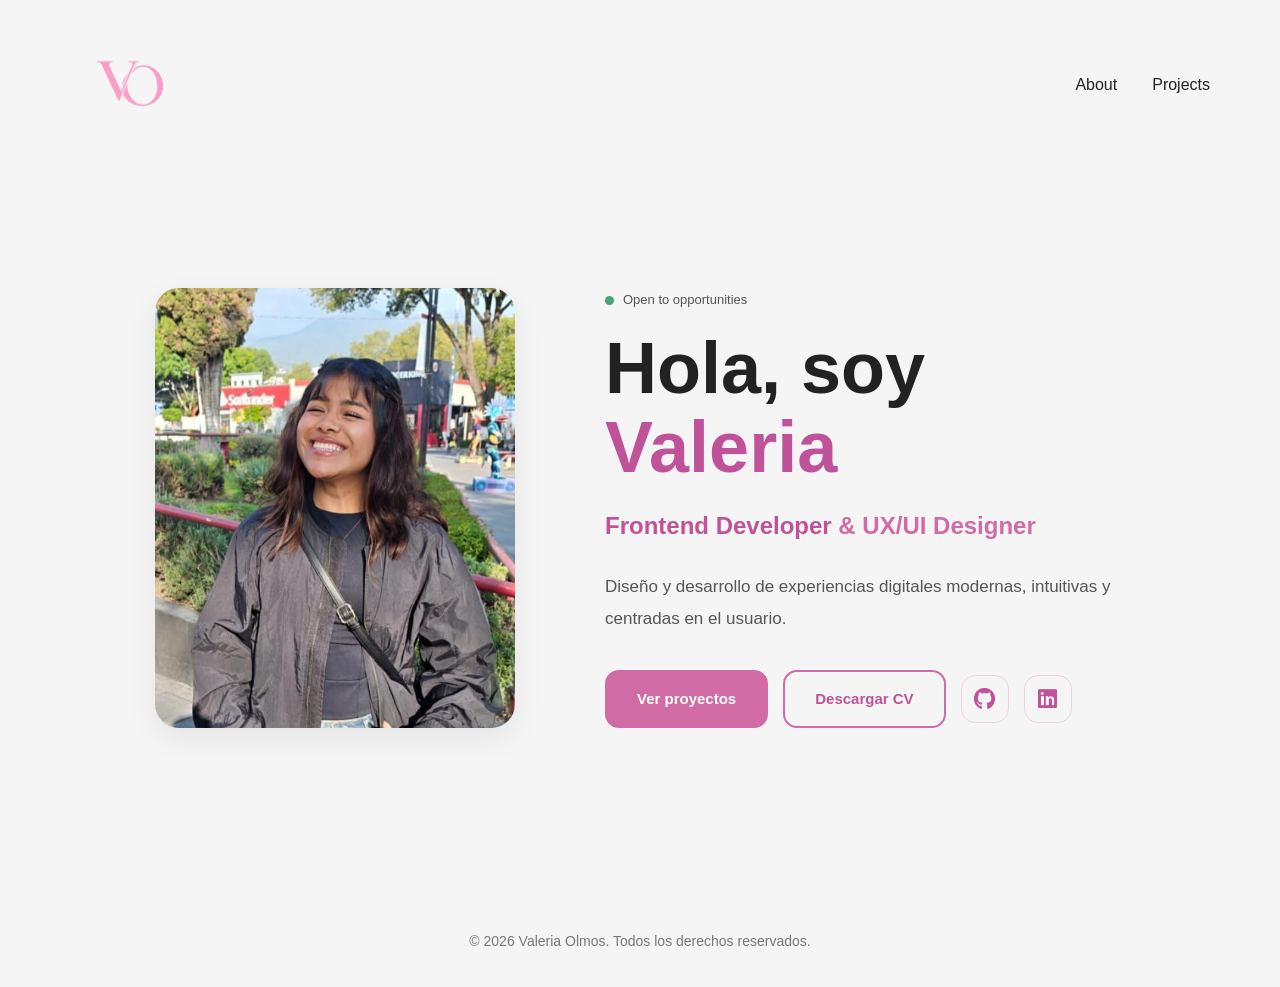
<file: index.html>
<!DOCTYPE html>
<html lang="es">

<head>
  <meta charset="UTF-8">
  <meta name="viewport" content="width=device-width, initial-scale=1.0">
  <title>Valeria Olmos</title>
  <link rel="icon" type="image/png" href="assests/LogoVale.png">
  <link rel="stylesheet" href="css/styles.css">
  <link rel="stylesheet" href="https://cdnjs.cloudflare.com/ajax/libs/font-awesome/6.4.0/css/all.min.css">
</head>

<body>

  <!-- NAVBAR -->
  <nav class="navbar">
    <img src="assests/LogoVale.png" alt="Logo Valeria Olmos" class="logo">

    <ul class="nav-links">
      <li><a href="index.html">About</a></li>
      <li><a href="projects.html">Projects</a></li>
    </ul>
  </nav>

 <!-- HERO -->
<section class="hero">

    <div class="hero-image">
      <img src="assests/Valefoto.jpeg" alt="Valeria Olmos">
    </div>

      <div class="hero-text">

      <span class="availability">
          <span class="availability-dot"></span>
          Open to opportunities
      </span>

      <!-- Agregué el span con la clase highlight en tu nombre -->
      <h1>Hola, soy <span class="highlight">Valeria</span></h1>

      <!-- Agregué el span en Frontend Developer para que también resalte -->
      <h3><span class="highlight">Frontend Developer</span> & UX/UI Designer</h3>

      <p>
        Diseño y desarrollo de experiencias digitales
        modernas, intuitivas y centradas en el usuario.
      </p>

      <div class="hero-buttons">
          <a href="projects.html" class="btn">
              Ver proyectos
          </a>

          <a href="assests/GonzalezAlondra_CV.pdf"
            class="btn btn-outline"
            download>
              Descargar CV
          </a>

          <!-- Iconos de redes sociales integrados en la misma fila -->
          <a href="https://github.com/ValeriaOlmos-G" target="_blank" rel="noopener noreferrer" class="btn-icon" aria-label="GitHub">
              <i class="fab fa-github"></i>
          </a>
          <a href="https://www.linkedin.com/in/alondra-valeria-gonz%C3%A1lez-olmos-aab6762b3" target="_blank" rel="noopener noreferrer" class="btn-icon" aria-label="LinkedIn">
              <i class="fab fa-linkedin"></i>
          </a>
      </div>

    </div>

</section>

  <!-- FOOTER -->
  <footer class="footer">
    <p>© 2026 Valeria Olmos. Todos los derechos reservados.</p>
  </footer>

</body>
</html>
</file>
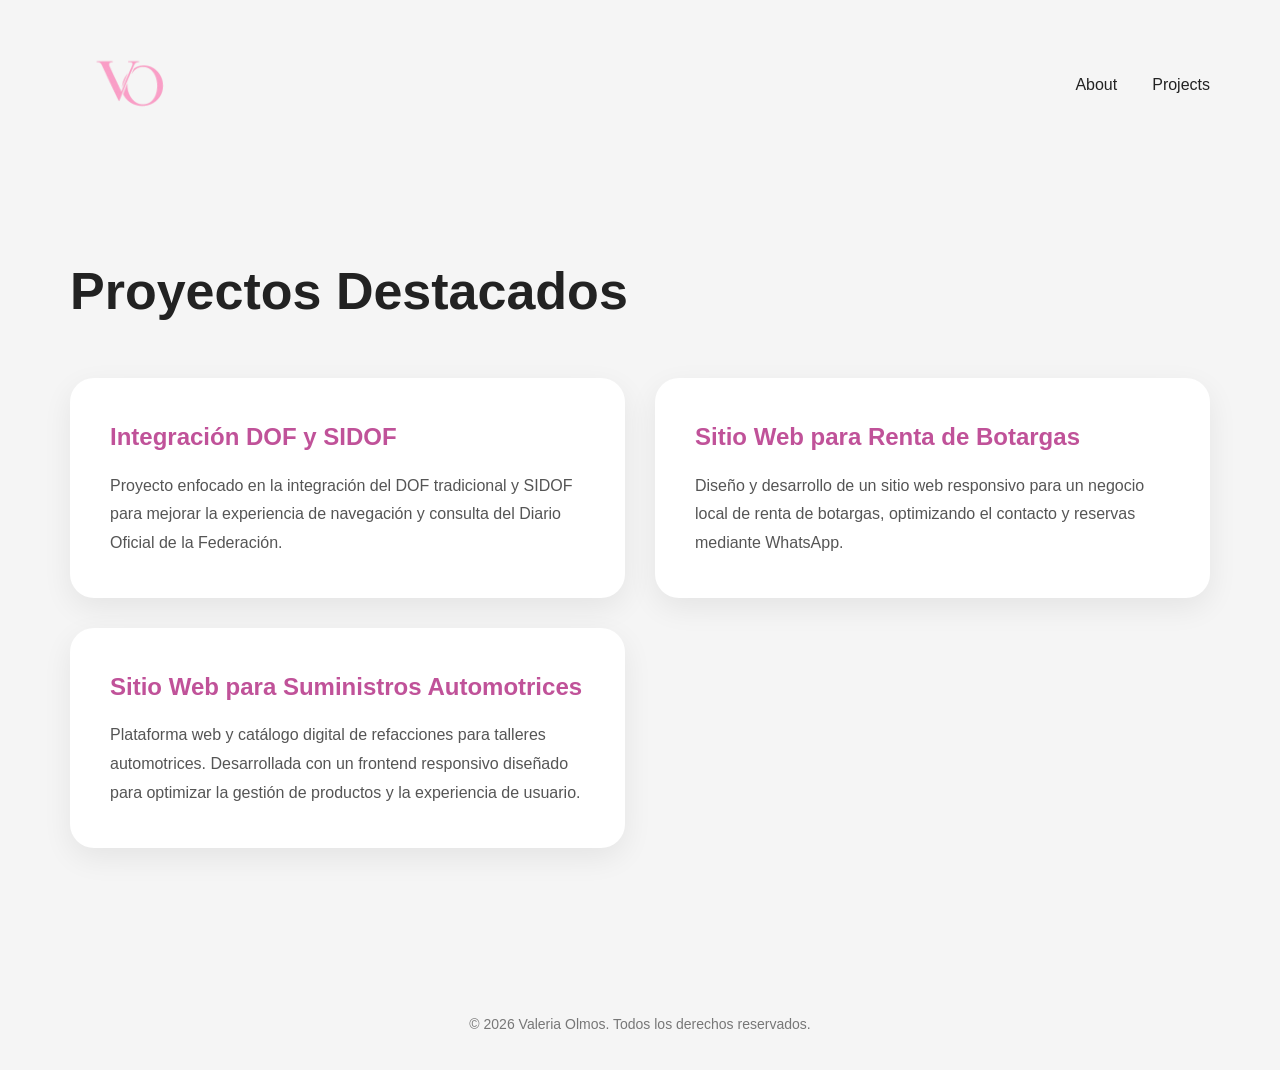
<file: projects.html>
<!DOCTYPE html>
<html lang="es">

<head>
  <meta charset="UTF-8">
  <meta name="viewport" content="width=device-width, initial-scale=1.0">
  <title>Valeria Olmos</title>
  <link rel="icon" type="image/png" href="assests/LogoVale.png">
  <link rel="stylesheet" href="css/styles.css">
</head>

<body>

  <!-- NAVBAR -->
  <nav class="navbar">

    <img src="assests/LogoVale.png"
         alt="Logo Valeria Olmos"
         class="logo">

    <ul class="nav-links">
      <li><a href="index.html">About</a></li>
      <li><a href="projects.html">Projects</a></li>
    </ul>

  </nav>

  <!-- PROJECTS -->
<section class="projects-page">

    <h1>Proyectos Destacados</h1>

    <div class="project-grid">

      <!-- PROYECTO 1 -->
      <a href="projects/dof.html" class="project-card">

        <h3>Integración DOF y SIDOF</h3>

        <p>
          Proyecto enfocado en la integración del DOF tradicional y SIDOF
          para mejorar la experiencia de navegación y consulta del
          Diario Oficial de la Federación.
        </p>

      </a>

      <!-- PROYECTO 2 -->
      <a href="projects/botargas.html" class="project-card">

        <h3>Sitio Web para Renta de Botargas</h3>

        <p>
          Diseño y desarrollo de un sitio web responsivo para un negocio
          local de renta de botargas, optimizando el contacto y reservas
          mediante WhatsApp.
        </p>

      </a>

      <!-- PROYECTO 3 -->
      <a href="projects/saggys.html" class="project-card">

        <h3>Sitio Web para Suministros Automotrices</h3>

        <p>
          Plataforma web y catálogo digital de refacciones para talleres automotrices. 
          Desarrollada con un frontend responsivo diseñado para optimizar la gestión 
          de productos y la experiencia de usuario.
        </p>

      </a>

    </div>

</section>

<footer class="footer">

        <p>
            © 2026 Valeria Olmos. Todos los derechos reservados.
        </p>

    </footer>

</body>
</html>
</file>
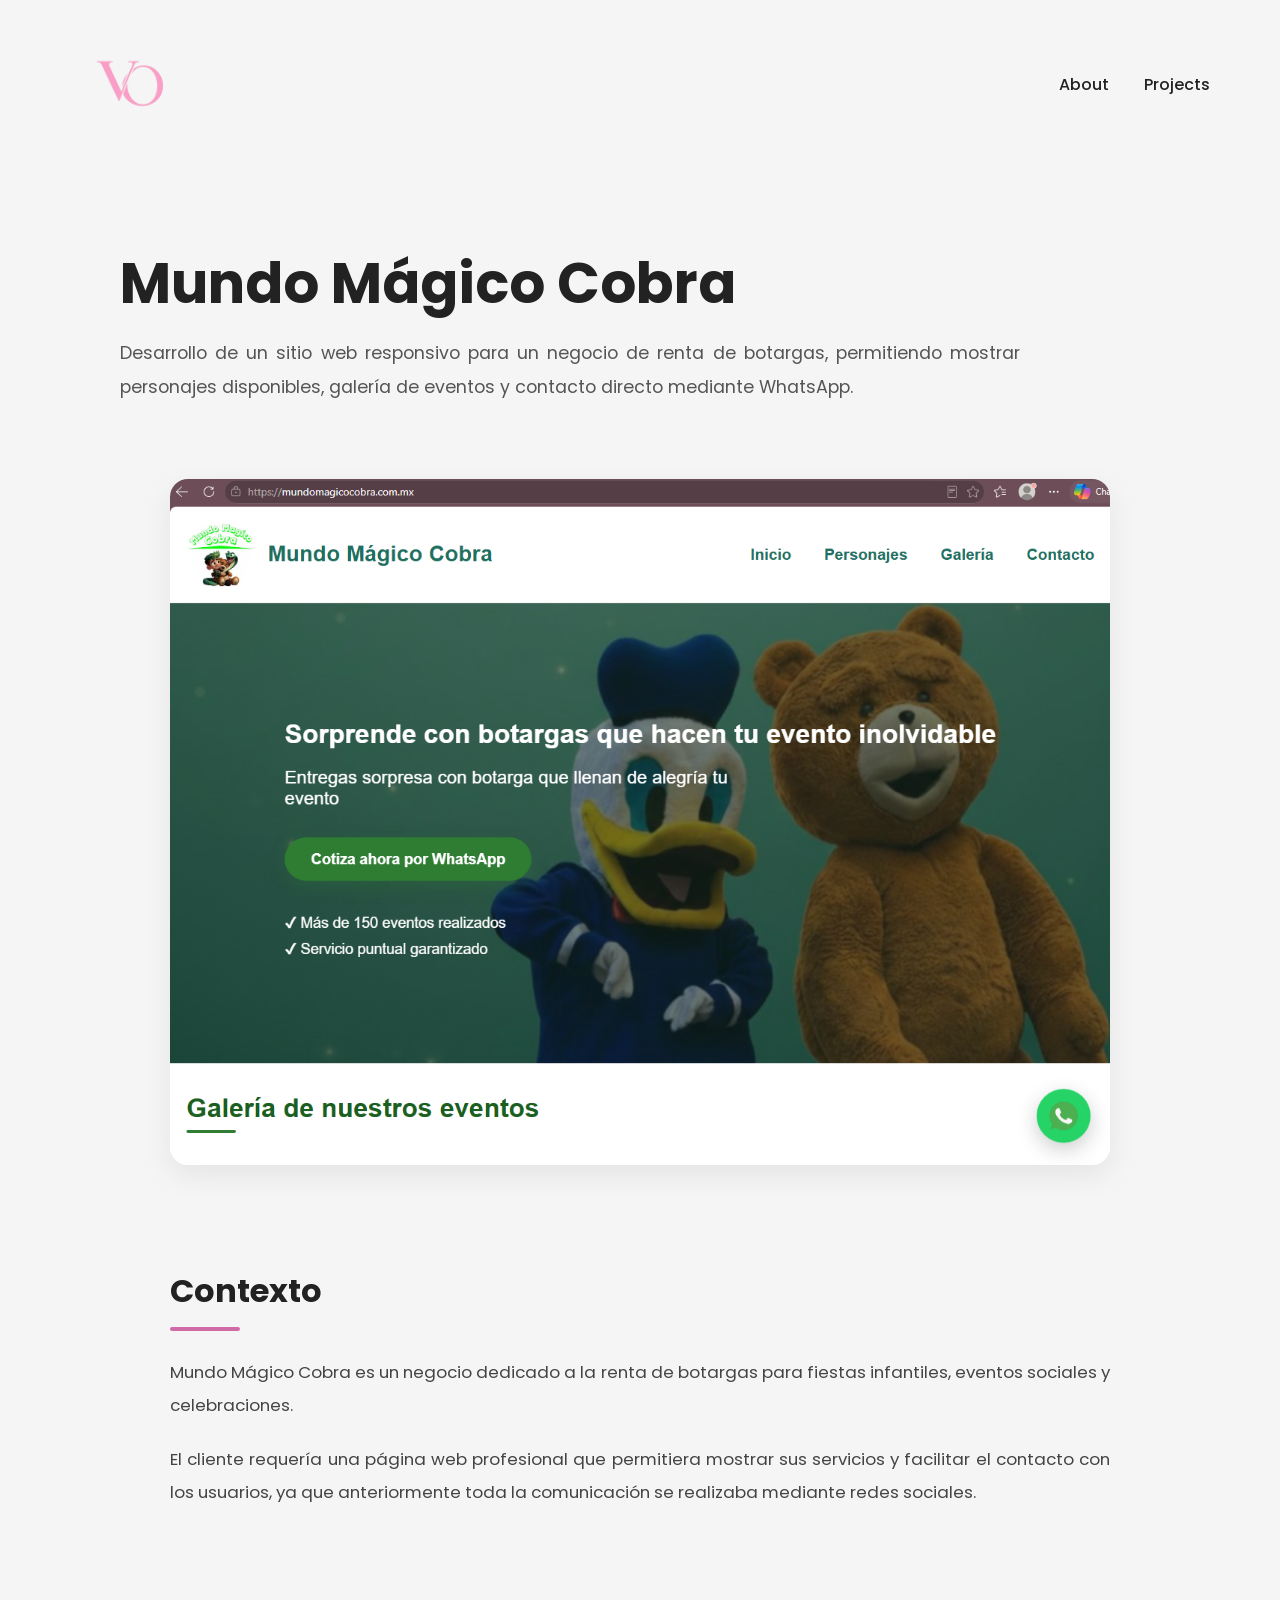
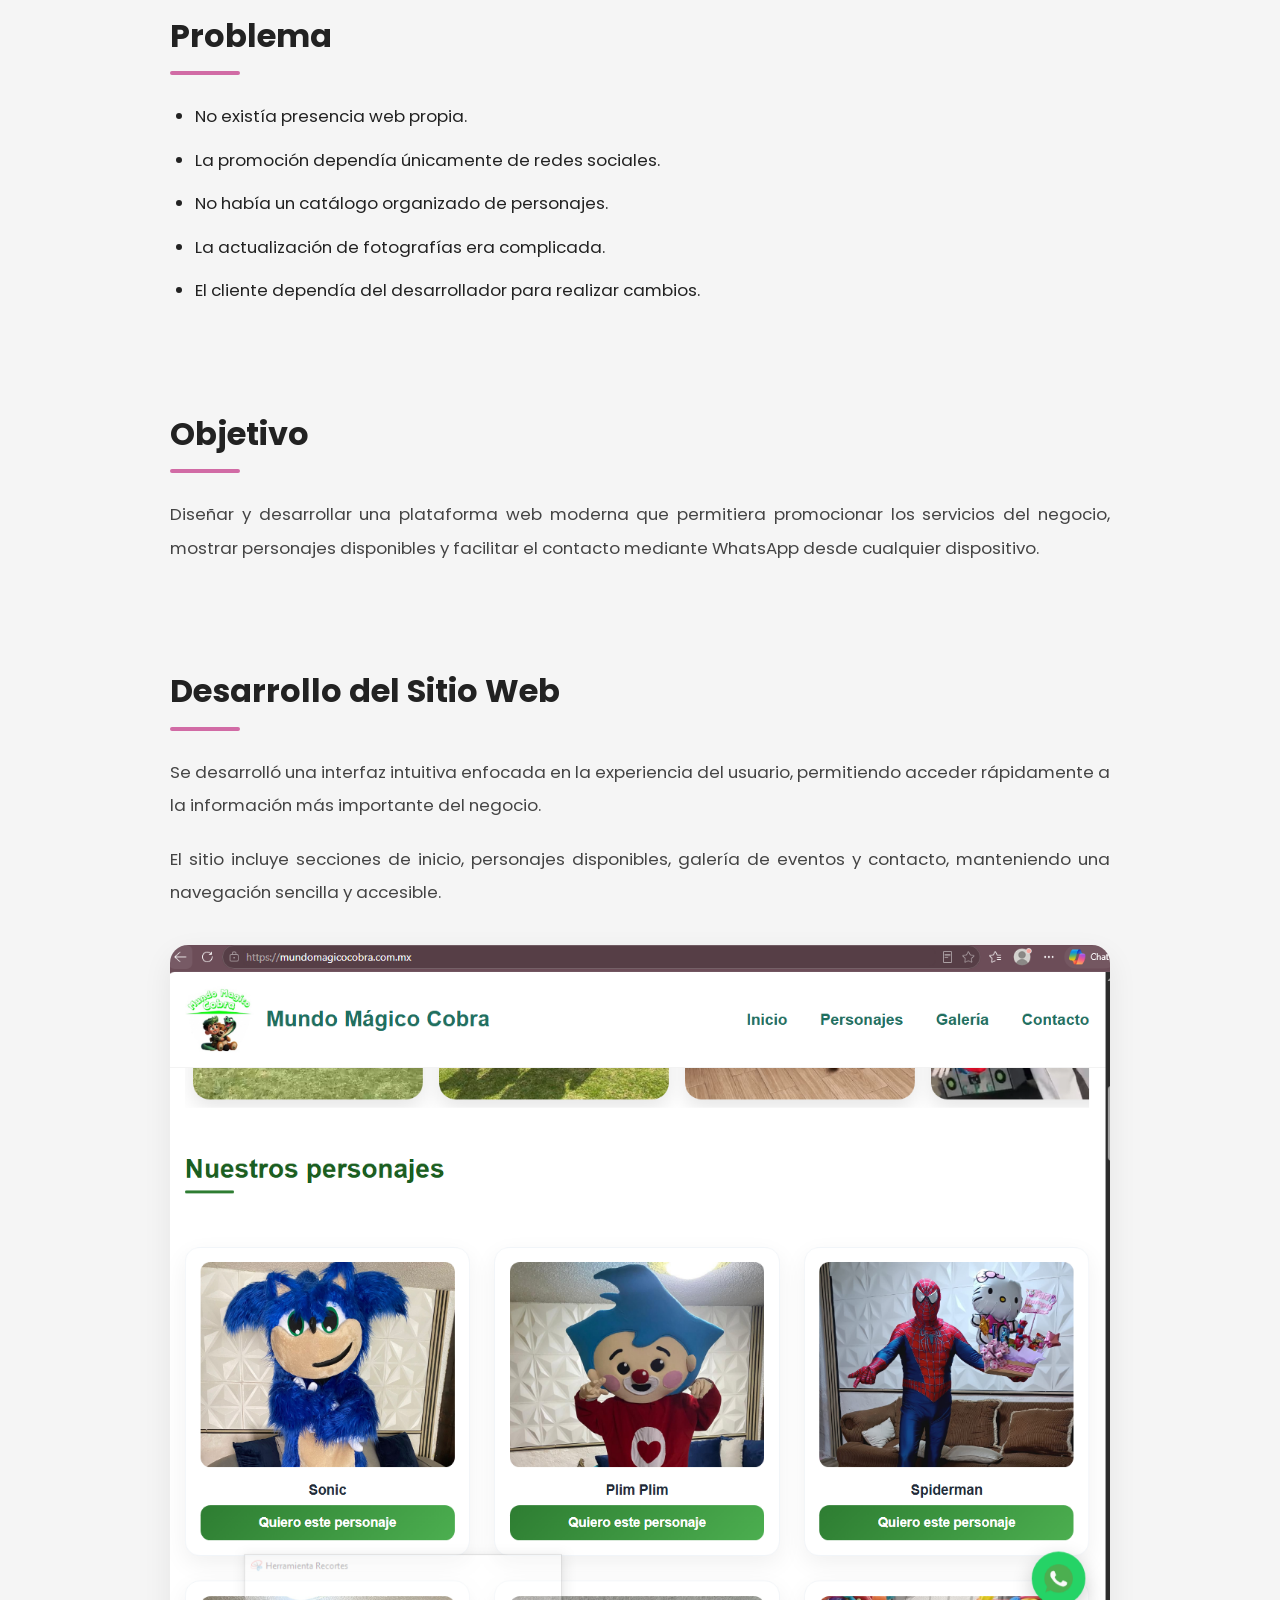
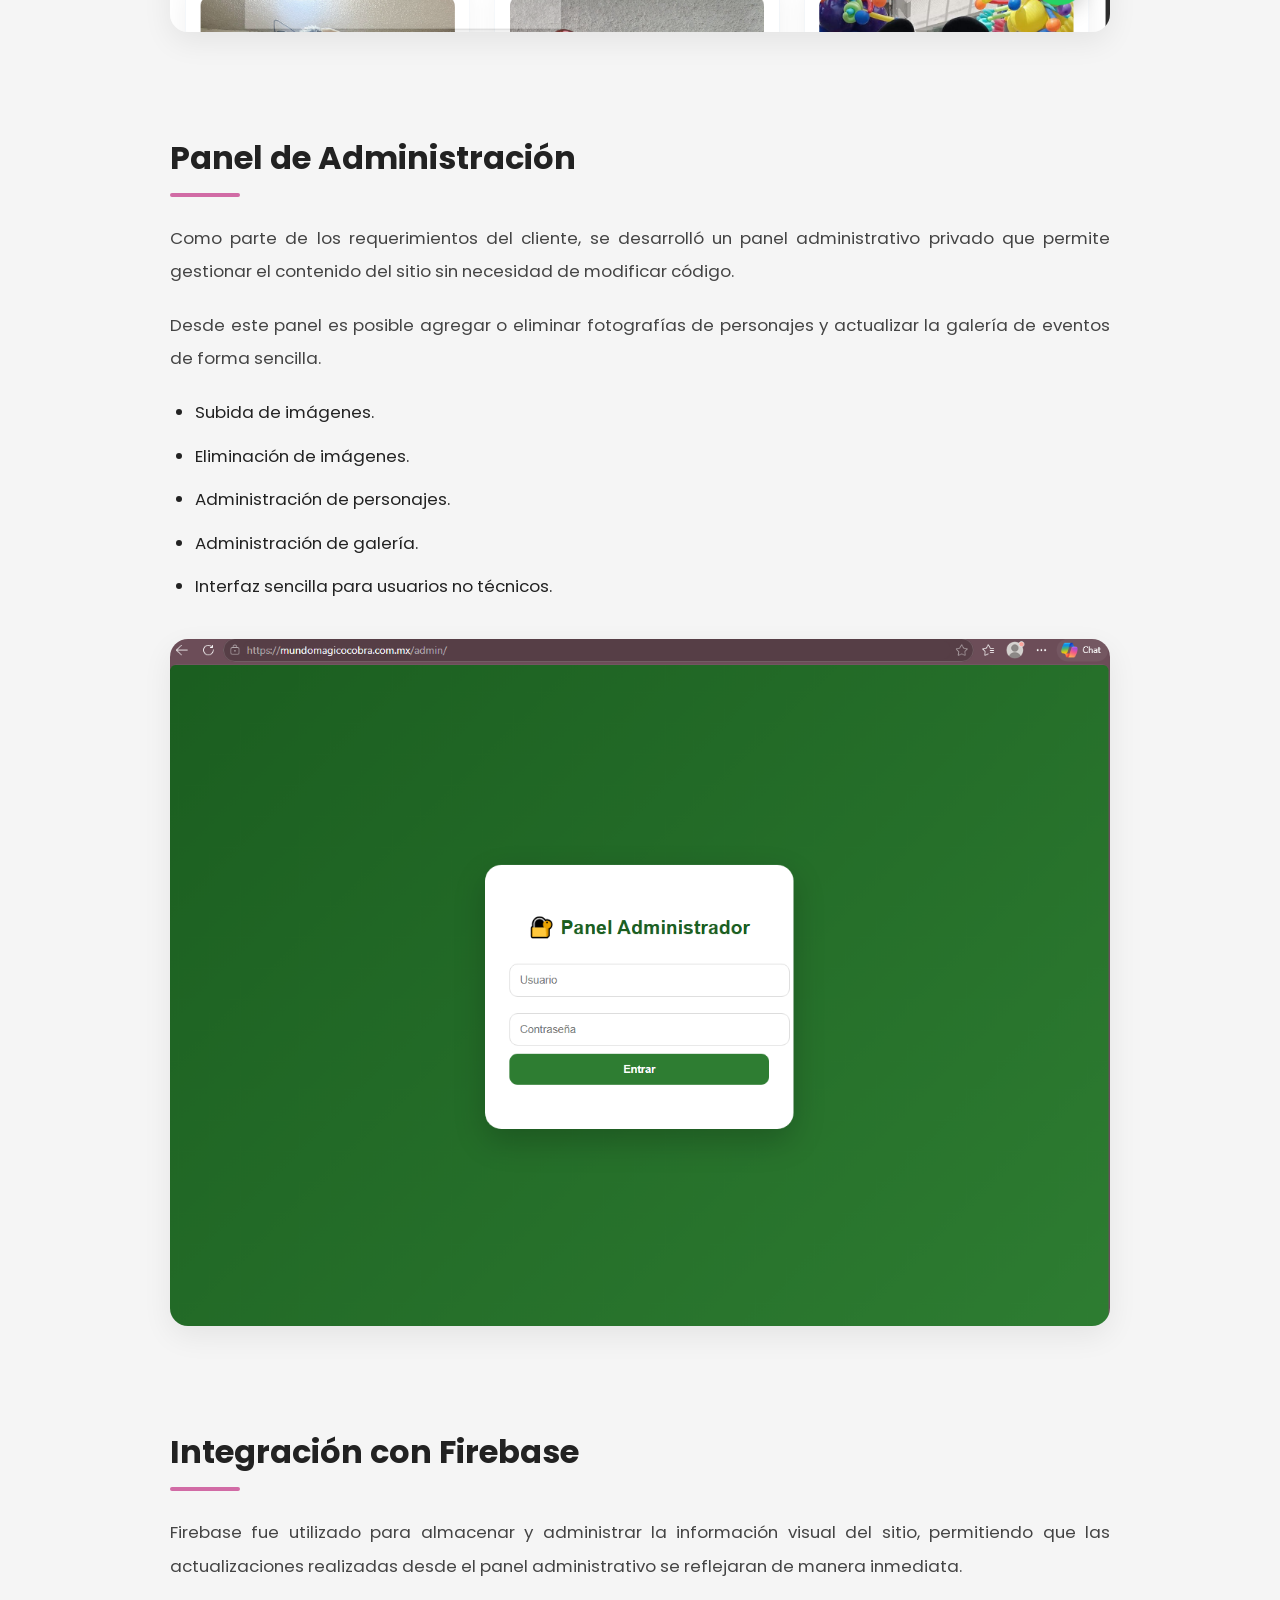
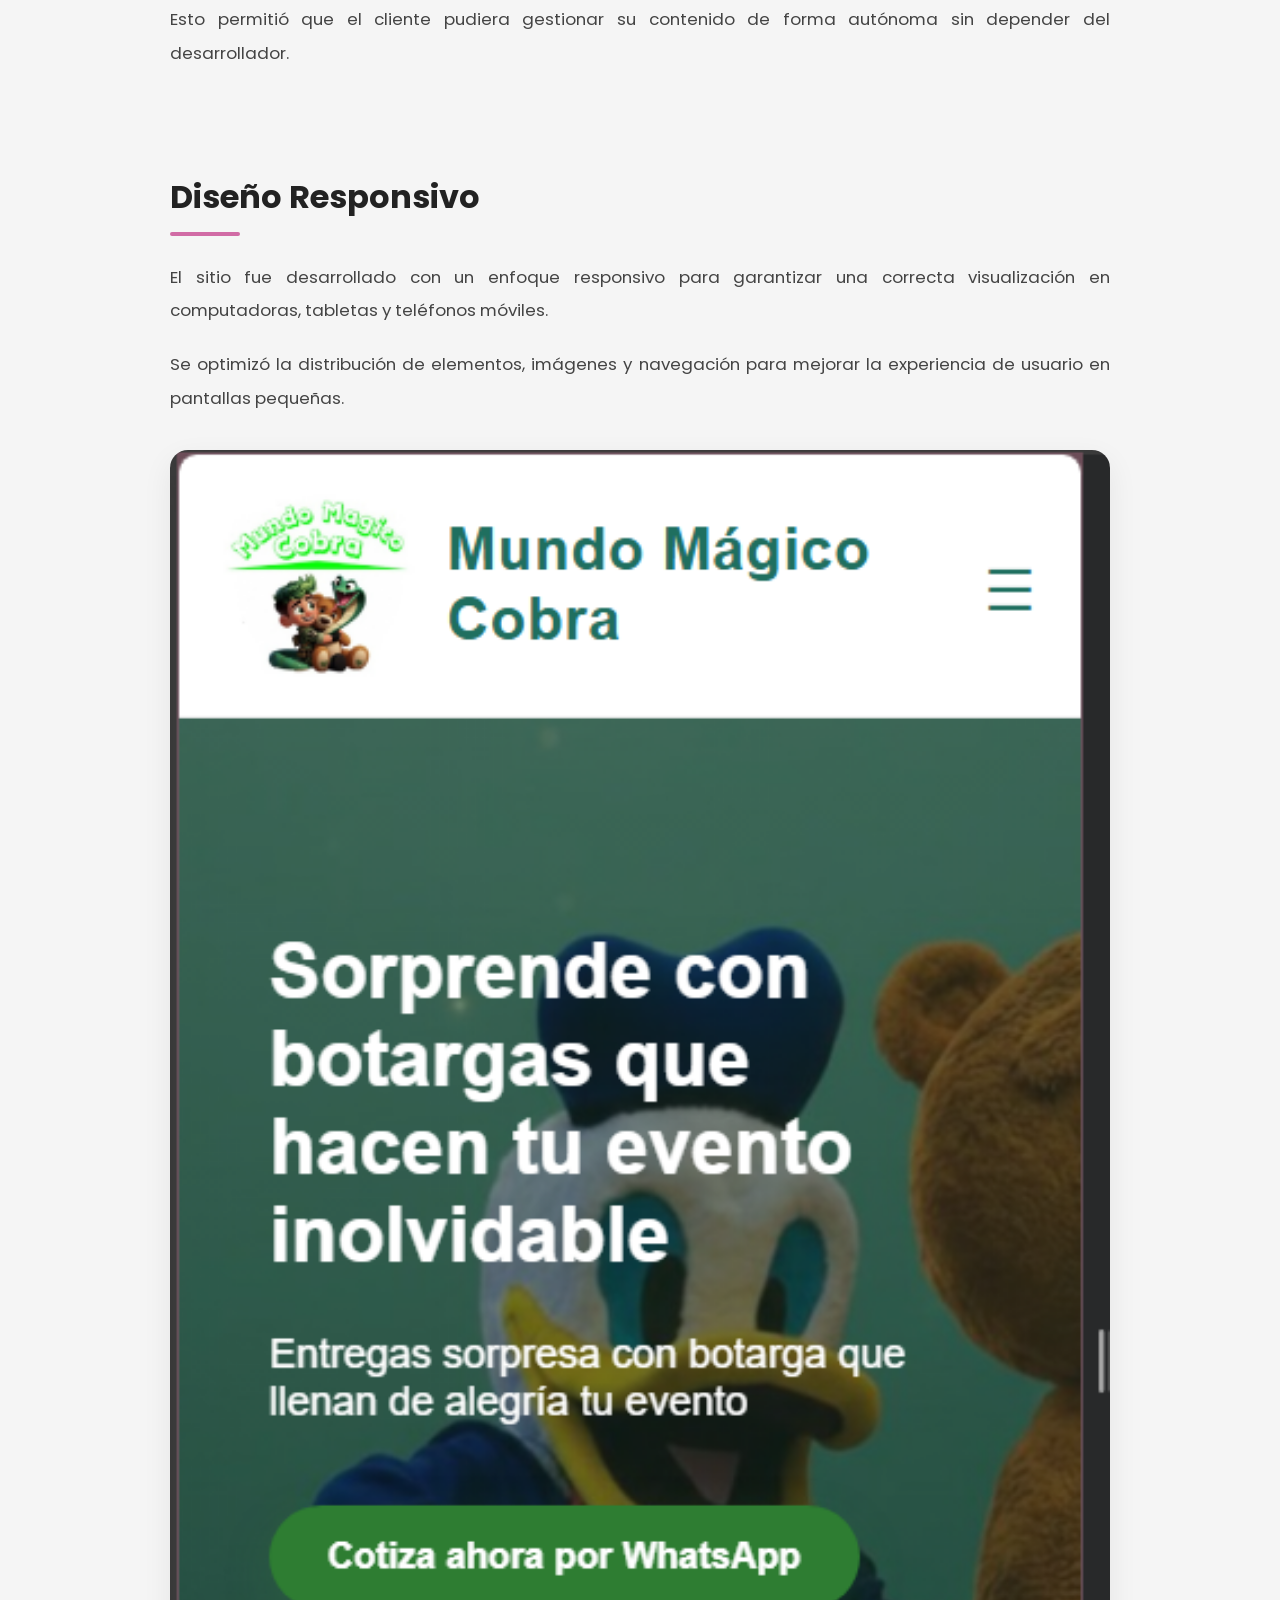
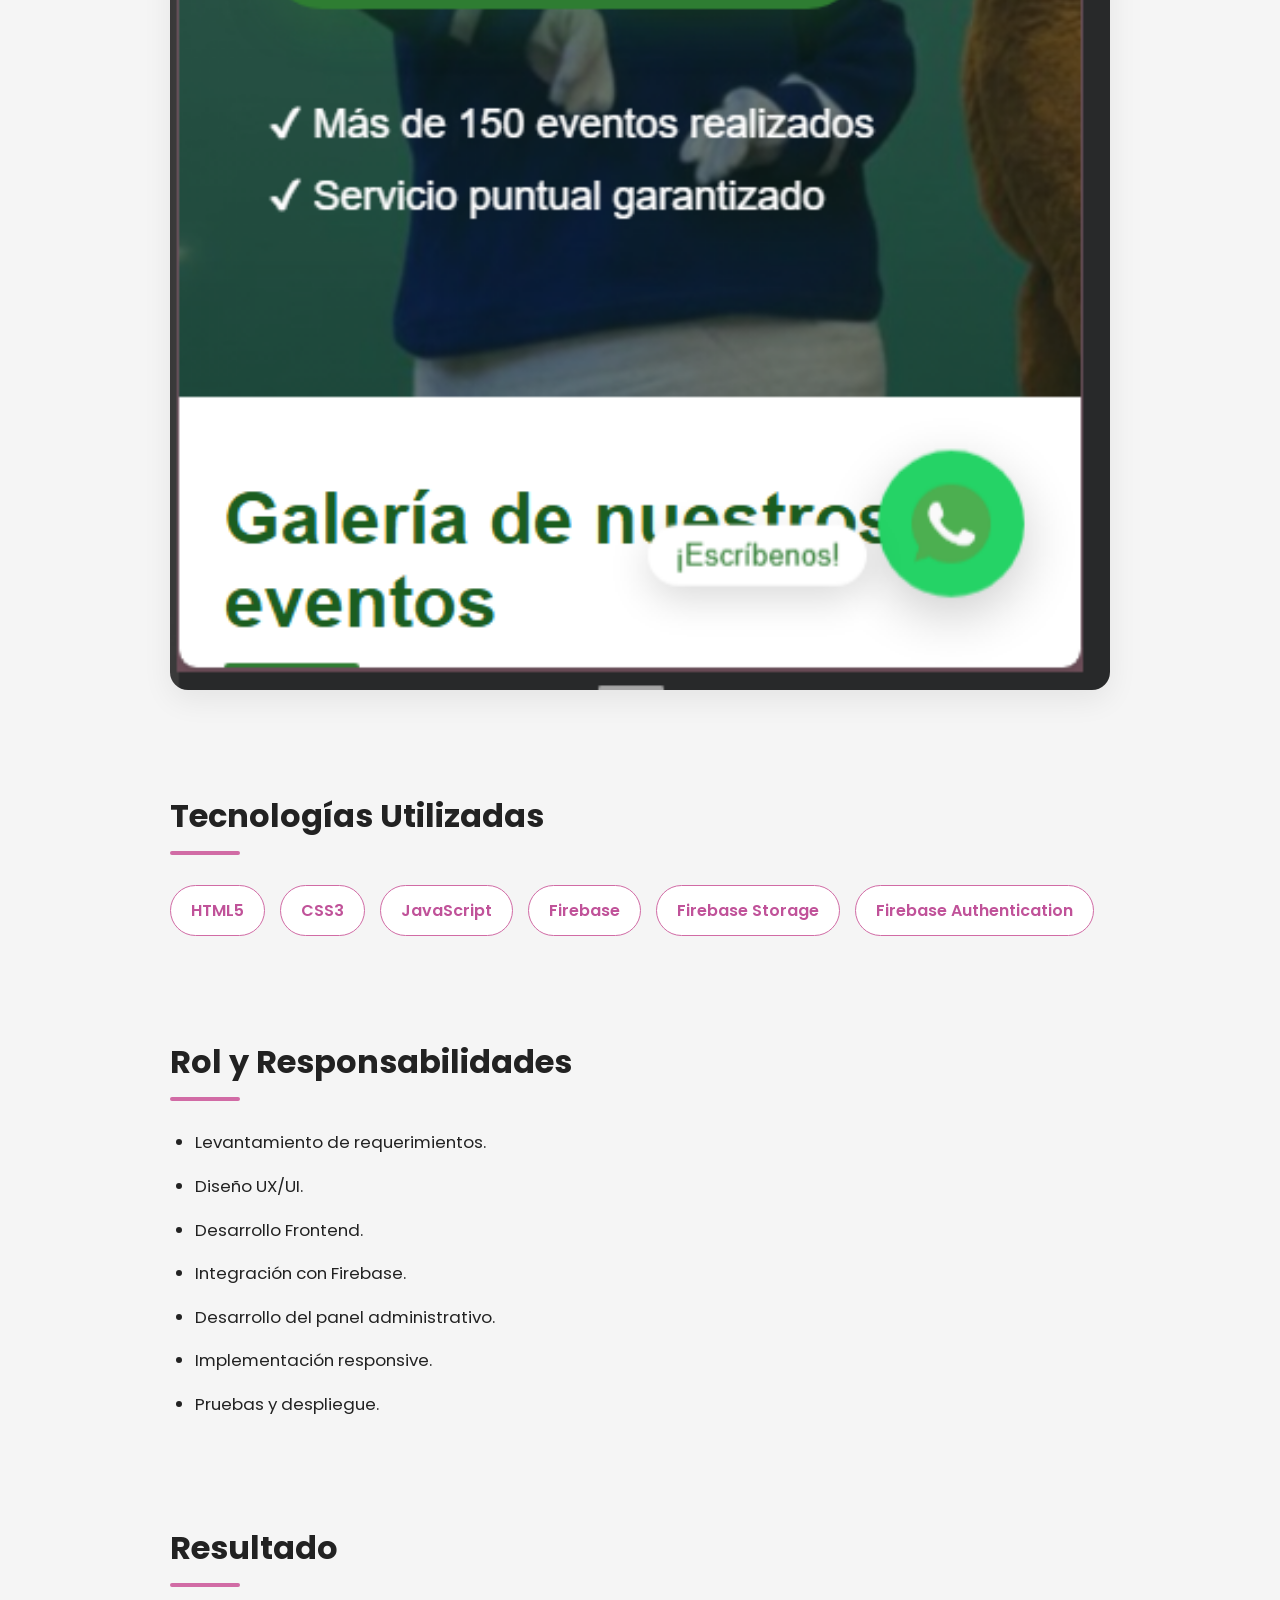
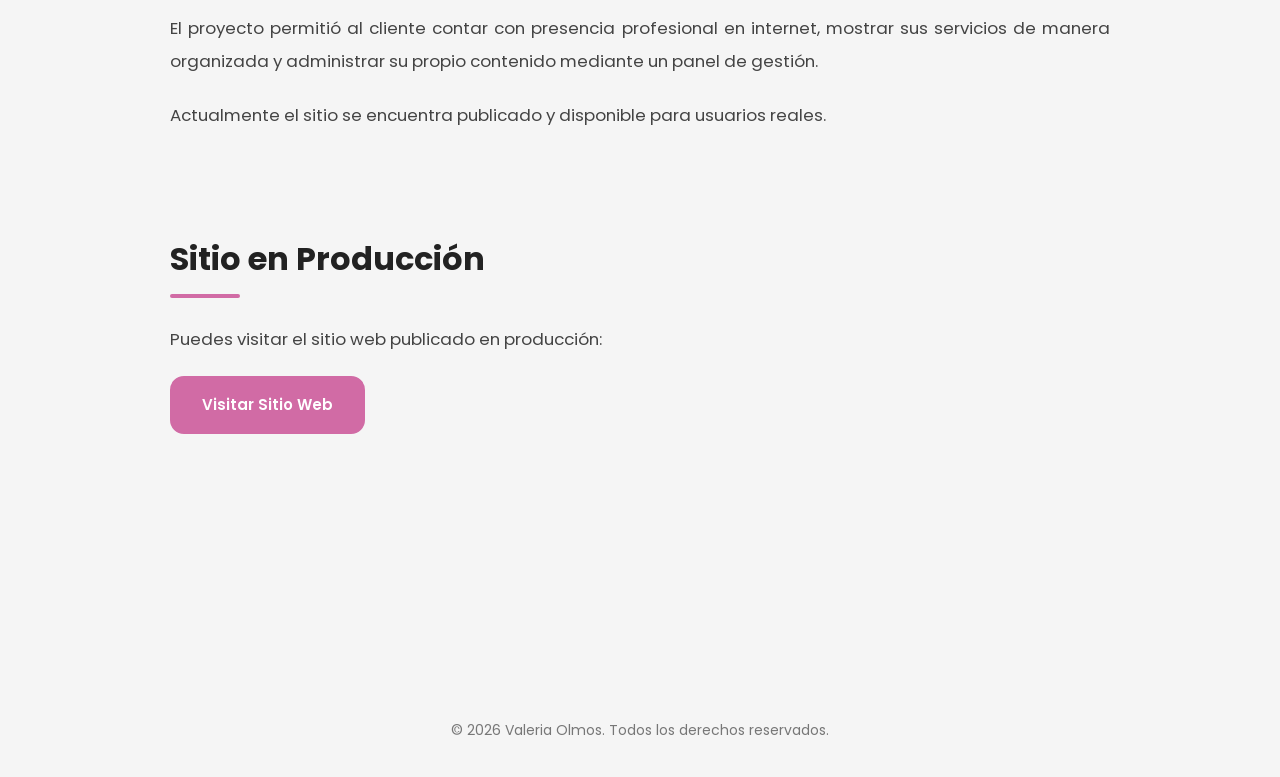
<file: projects/botargas.html>
<!DOCTYPE html>
<html lang="es">

<head>

    <meta charset="UTF-8">
    <meta name="viewport" content="width=device-width, initial-scale=1.0">

    <title>Mundo Mágico Cobra | Valeria Olmos</title>
    <link rel="icon" type="image/png" href="../assests/LogoVale.png">

    <link rel="stylesheet" href="../css/styles.css">

    <link rel="preconnect" href="https://fonts.googleapis.com">
    <link rel="preconnect" href="https://fonts.gstatic.com" crossorigin>

    <link href="https://fonts.googleapis.com/css2?family=Poppins:wght@300;400;500;600;700&display=swap"
        rel="stylesheet">

</head>

<body>

    <!-- NAVBAR -->
    <nav class="navbar">

        <a href="../index.html">

            <img src="../assests/LogoVale.png"
                alt="Logo Valeria Olmos"
                class="logo">

        </a>

        <ul class="nav-links">

            <li><a href="../index.html">About</a></li>

            <li><a href="../projects.html">Projects</a></li>

        </ul>

    </nav>

    <!-- HERO -->
    <section class="project-hero">

        <div class="project-info">

            <h1>Mundo Mágico Cobra</h1>

            <p>
                Desarrollo de un sitio web responsivo para un negocio de renta
                de botargas, permitiendo mostrar personajes disponibles,
                galería de eventos y contacto directo mediante WhatsApp.
            </p>

        </div>

    </section>

    <!-- CONTENIDO -->
    <section class="project-content">

        <!-- IMAGEN PRINCIPAL -->
        <div class="project-section">

            <img src="../assests/MundoMagico.PNG"
                alt="Página principal Mundo Mágico Cobra"
                class="project-image">

        </div>

        <!-- CONTEXTO -->
        <div class="project-section">

            <h2>Contexto</h2>

            <p>
                Mundo Mágico Cobra es un negocio dedicado a la renta de botargas
                para fiestas infantiles, eventos sociales y celebraciones.
            </p>

            <p>
                El cliente requería una página web profesional que permitiera
                mostrar sus servicios y facilitar el contacto con los usuarios,
                ya que anteriormente toda la comunicación se realizaba mediante
                redes sociales.
            </p>

        </div>

        <!-- PROBLEMA -->
        <div class="project-section">

            <h2>Problema</h2>

            <ul class="project-list">

                <li>No existía presencia web propia.</li>

                <li>La promoción dependía únicamente de redes sociales.</li>

                <li>No había un catálogo organizado de personajes.</li>

                <li>La actualización de fotografías era complicada.</li>

                <li>El cliente dependía del desarrollador para realizar cambios.</li>

            </ul>

        </div>

        <!-- OBJETIVO -->
        <div class="project-section">

            <h2>Objetivo</h2>

            <p>
                Diseñar y desarrollar una plataforma web moderna que permitiera
                promocionar los servicios del negocio, mostrar personajes
                disponibles y facilitar el contacto mediante WhatsApp desde
                cualquier dispositivo.
            </p>

        </div>

        <!-- SITIO WEB -->
        <div class="project-section">

            <h2>Desarrollo del Sitio Web</h2>

            <p>
                Se desarrolló una interfaz intuitiva enfocada en la experiencia
                del usuario, permitiendo acceder rápidamente a la información
                más importante del negocio.
            </p>

            <p>
                El sitio incluye secciones de inicio, personajes disponibles,
                galería de eventos y contacto, manteniendo una navegación
                sencilla y accesible.
            </p>

            <img src="../assests/MundoA.PNG"
                alt="Sitio web Mundo Mágico Cobra"
                class="project-image">

        </div>

        <!-- PANEL ADMIN -->
        <div class="project-section">

            <h2>Panel de Administración</h2>

            <p>
                Como parte de los requerimientos del cliente, se desarrolló un
                panel administrativo privado que permite gestionar el contenido
                del sitio sin necesidad de modificar código.
            </p>

            <p>
                Desde este panel es posible agregar o eliminar fotografías de
                personajes y actualizar la galería de eventos de forma sencilla.
            </p>

            <ul class="project-list">

                <li>Subida de imágenes.</li>

                <li>Eliminación de imágenes.</li>

                <li>Administración de personajes.</li>

                <li>Administración de galería.</li>

                <li>Interfaz sencilla para usuarios no técnicos.</li>

            </ul>

            <img src="../assests/Pagad.PNG"
                alt="Panel de administración"
                class="project-image">

        </div>

        <!-- FIREBASE -->
        <div class="project-section">

            <h2>Integración con Firebase</h2>

            <p>
                Firebase fue utilizado para almacenar y administrar la información
                visual del sitio, permitiendo que las actualizaciones realizadas
                desde el panel administrativo se reflejaran de manera inmediata.
            </p>

            <p>
                Esto permitió que el cliente pudiera gestionar su contenido de
                forma autónoma sin depender del desarrollador.
            </p>

        </div>

        <!-- RESPONSIVE -->
        <div class="project-section">

            <h2>Diseño Responsivo</h2>

            <p>
                El sitio fue desarrollado con un enfoque responsivo para
                garantizar una correcta visualización en computadoras,
                tabletas y teléfonos móviles.
            </p>

            <p>
                Se optimizó la distribución de elementos, imágenes y navegación
                para mejorar la experiencia de usuario en pantallas pequeñas.
            </p>

            <img src="../assests/RespoM.PNG"
                alt="Diseño responsivo"
                class="project-image">

        </div>

        <!-- TECNOLOGIAS -->
        <div class="project-section">

            <h2>Tecnologías Utilizadas</h2>

            <div class="tech-container">

                <span class="tech">HTML5</span>

                <span class="tech">CSS3</span>

                <span class="tech">JavaScript</span>

                <span class="tech">Firebase</span>

                <span class="tech">Firebase Storage</span>

                <span class="tech">Firebase Authentication</span>

            </div>

        </div>

        <!-- RESPONSABILIDADES -->
        <div class="project-section">

            <h2>Rol y Responsabilidades</h2>

            <ul class="project-list">

                <li>Levantamiento de requerimientos.</li>

                <li>Diseño UX/UI.</li>

                <li>Desarrollo Frontend.</li>

                <li>Integración con Firebase.</li>

                <li>Desarrollo del panel administrativo.</li>

                <li>Implementación responsive.</li>

                <li>Pruebas y despliegue.</li>

            </ul>

        </div>

        <!-- RESULTADO -->
        <div class="project-section">

            <h2>Resultado</h2>

            <p>
                El proyecto permitió al cliente contar con presencia profesional
                en internet, mostrar sus servicios de manera organizada y
                administrar su propio contenido mediante un panel de gestión.
            </p>

            <p>
                Actualmente el sitio se encuentra publicado y disponible para
                usuarios reales.
            </p>

        </div>

        <!-- LINK -->
        <div class="project-section">

            <h2>Sitio en Producción</h2>

            <p>
                Puedes visitar el sitio web publicado en producción:
            </p>

            <a href="https://mundomagicocobra.com.mx/"
                target="_blank"
                class="btn">

                Visitar Sitio Web

            </a>

        </div>

    </section>

    <!-- FOOTER -->
    <footer class="footer">

        <p>
            © 2026 Valeria Olmos. Todos los derechos reservados.
        </p>

    </footer>

</body>

</html>
</file>
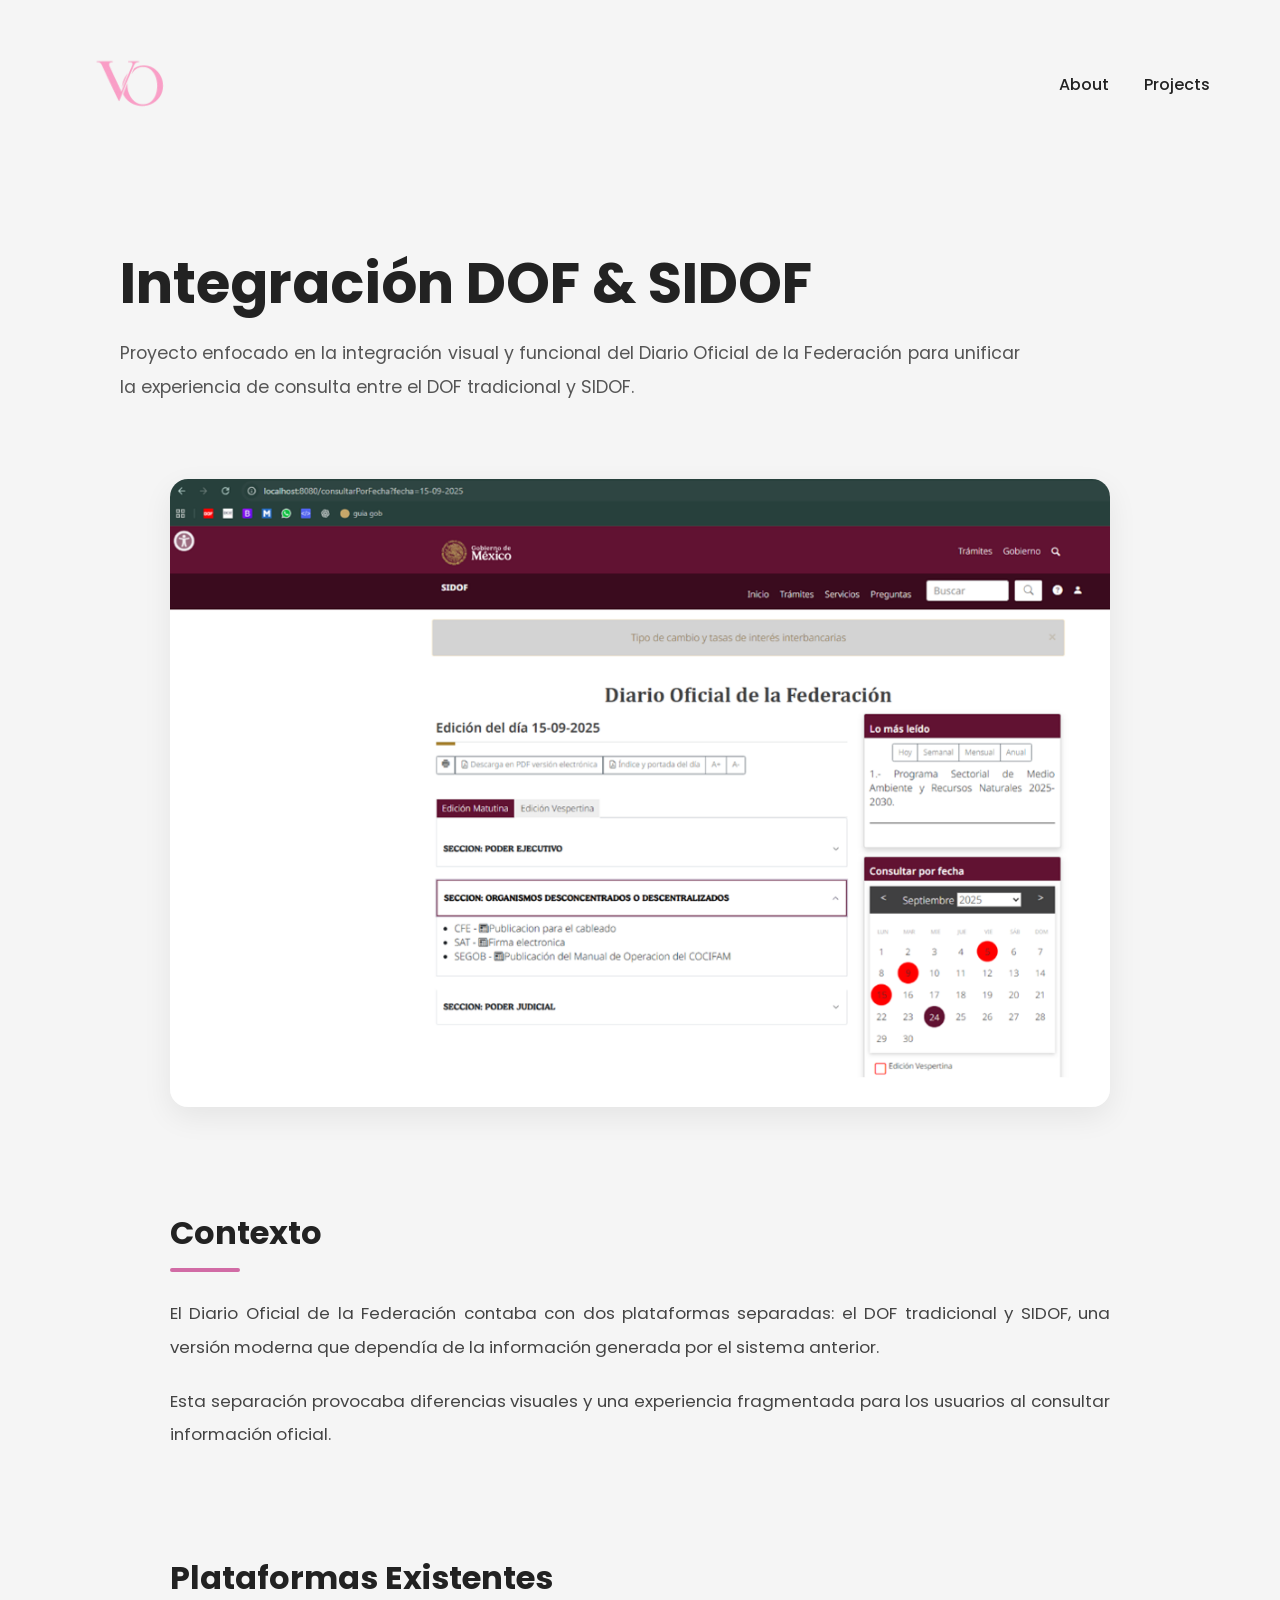
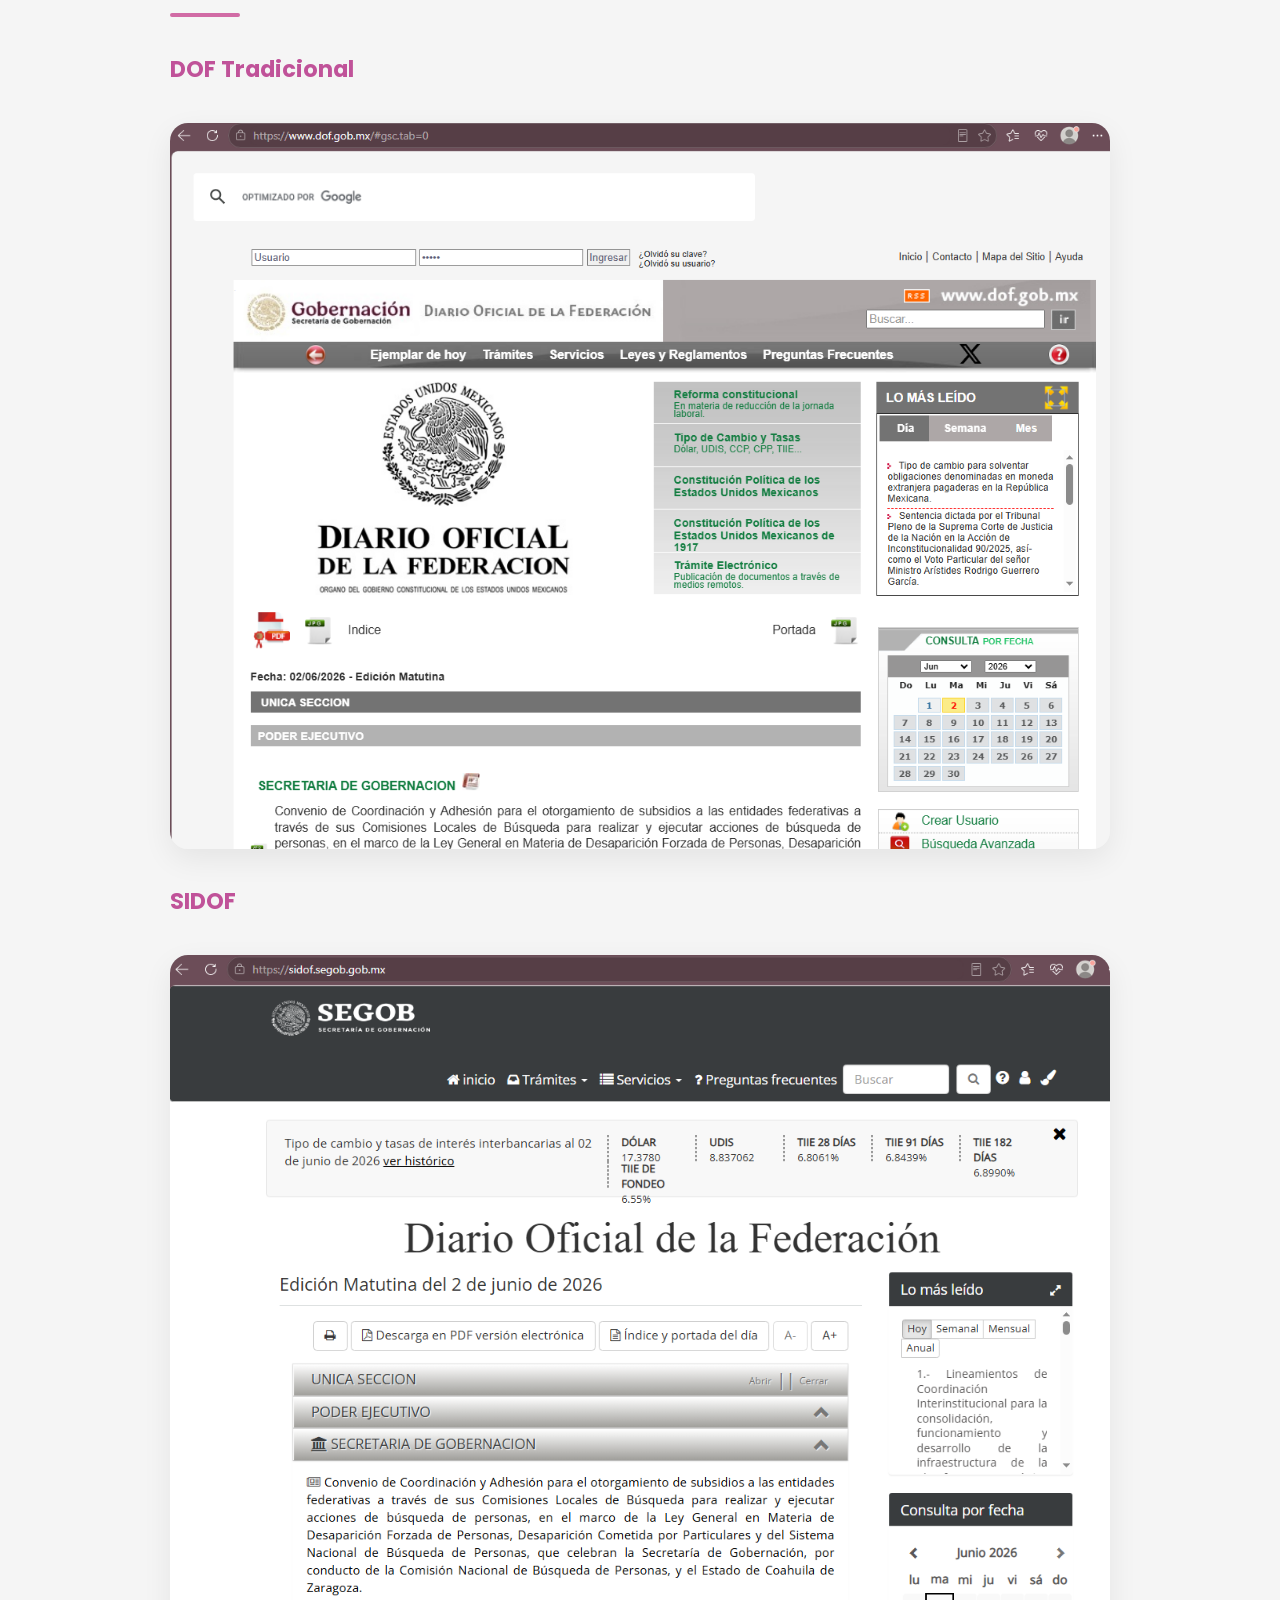
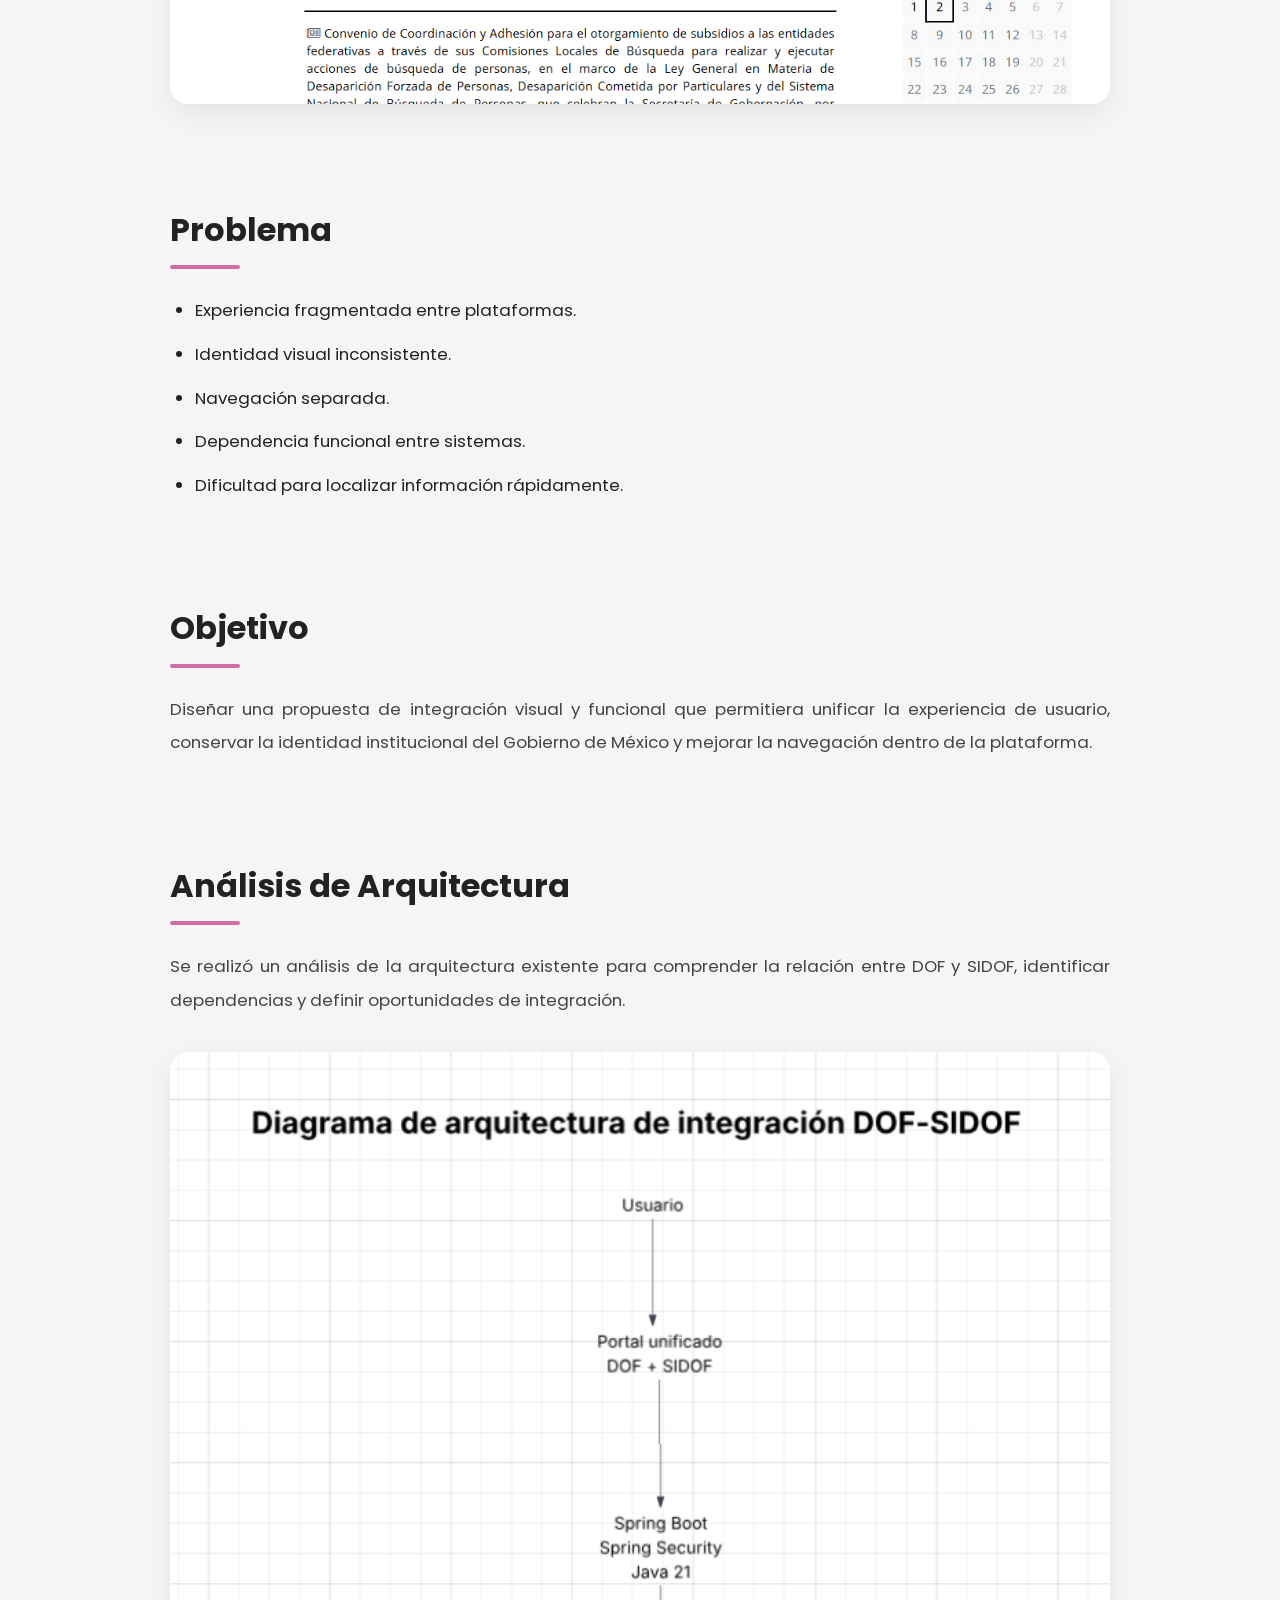
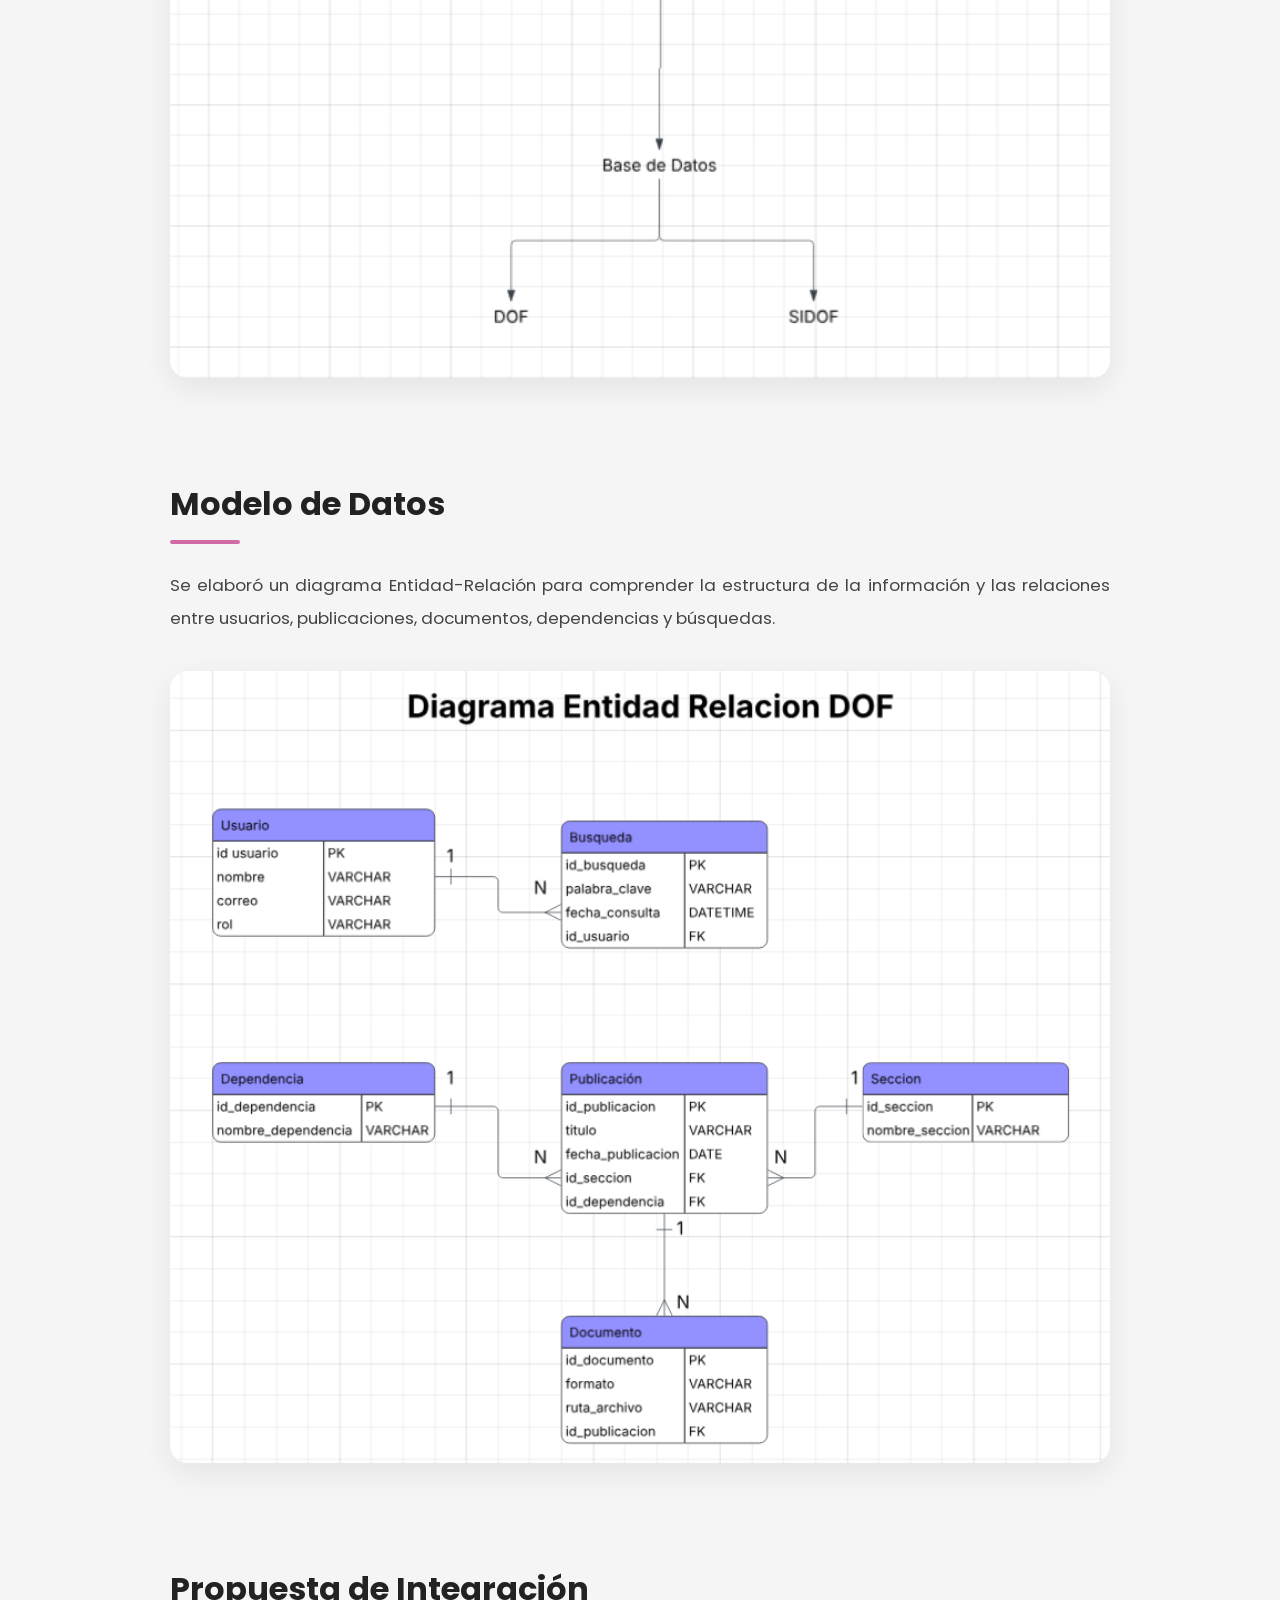
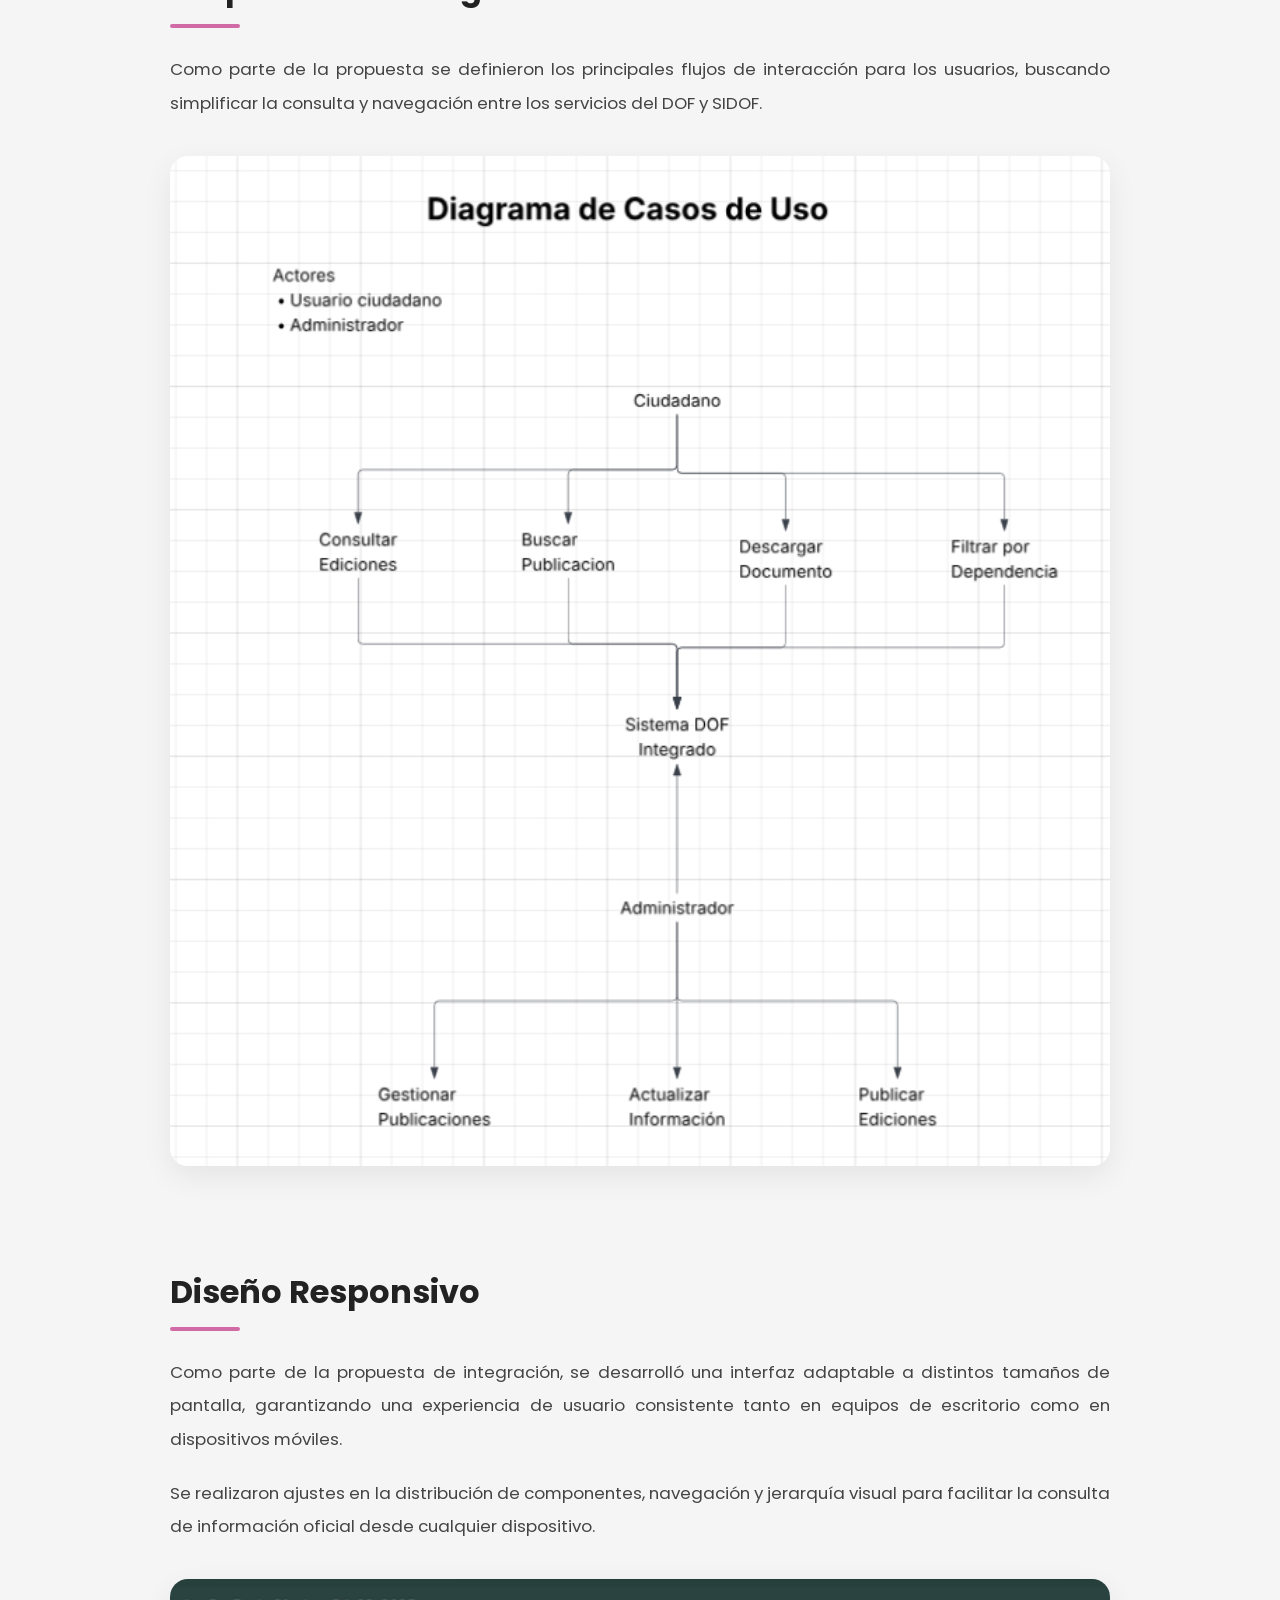
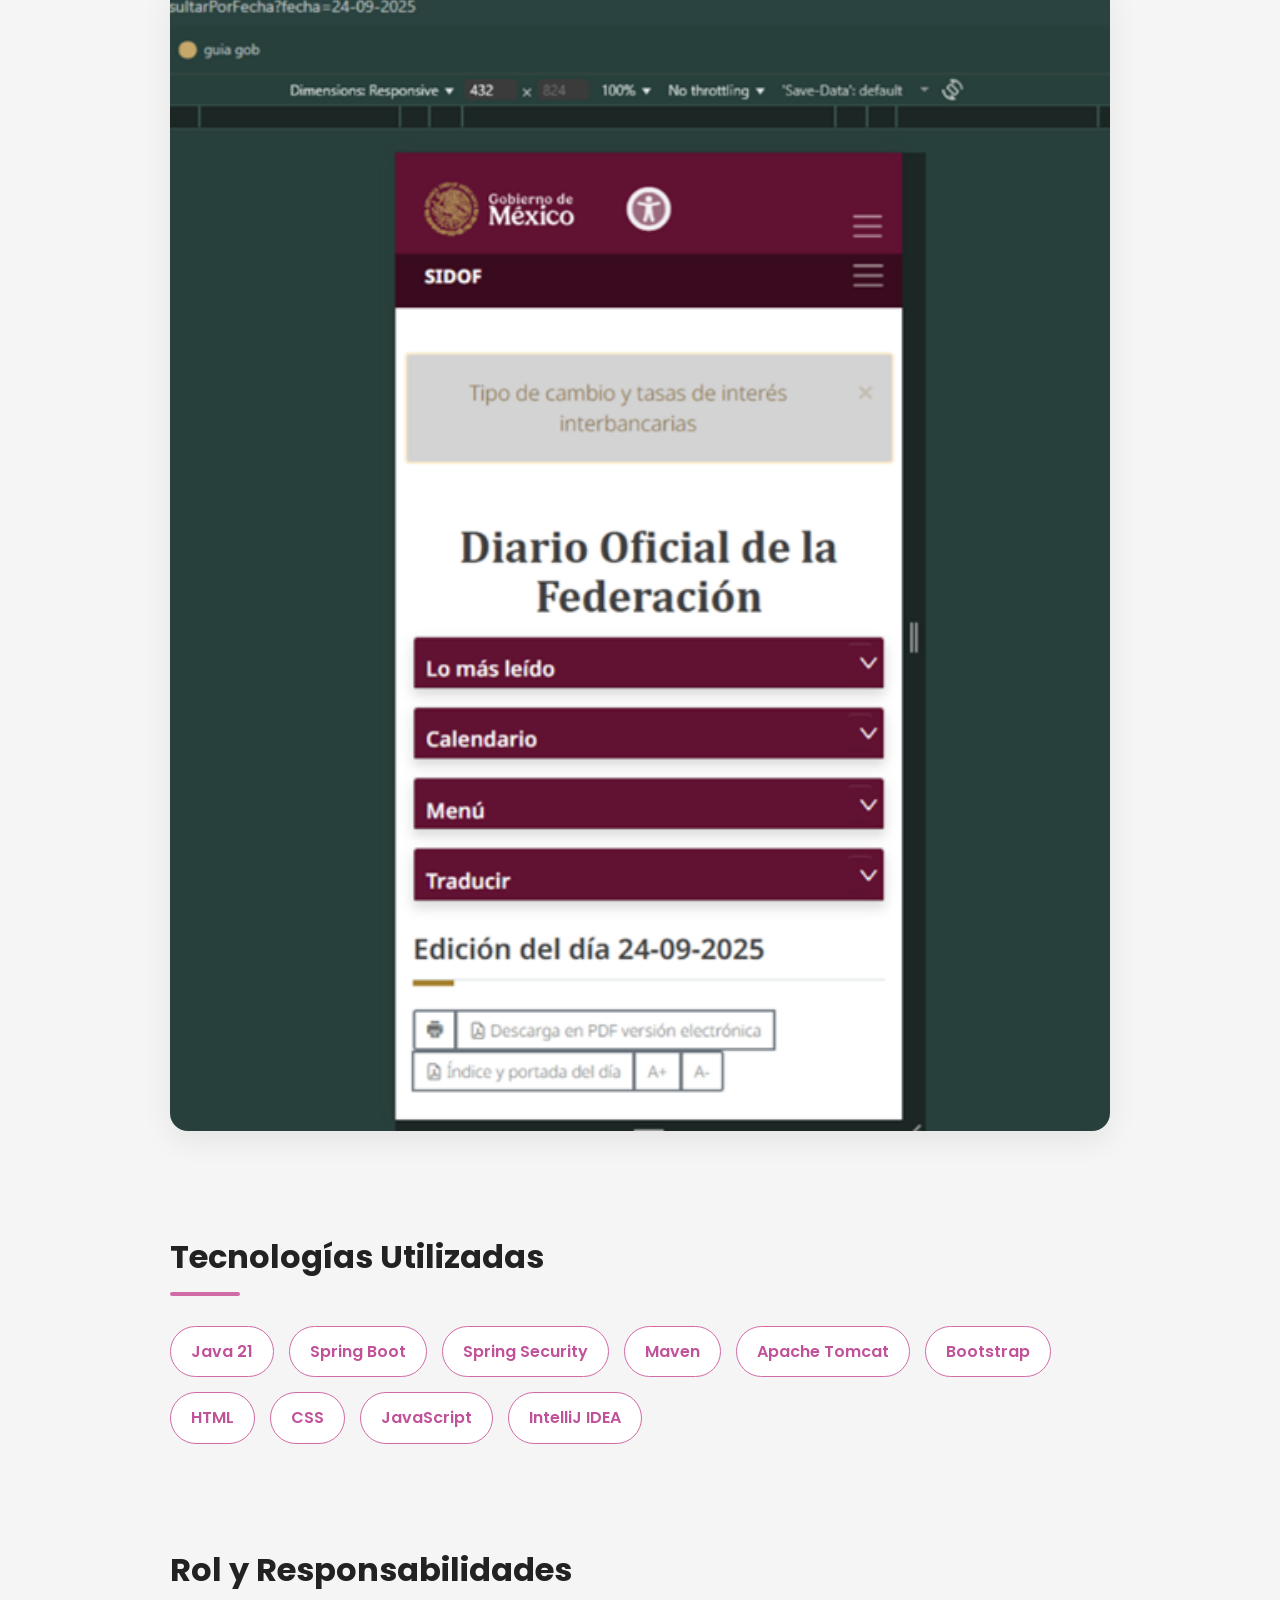
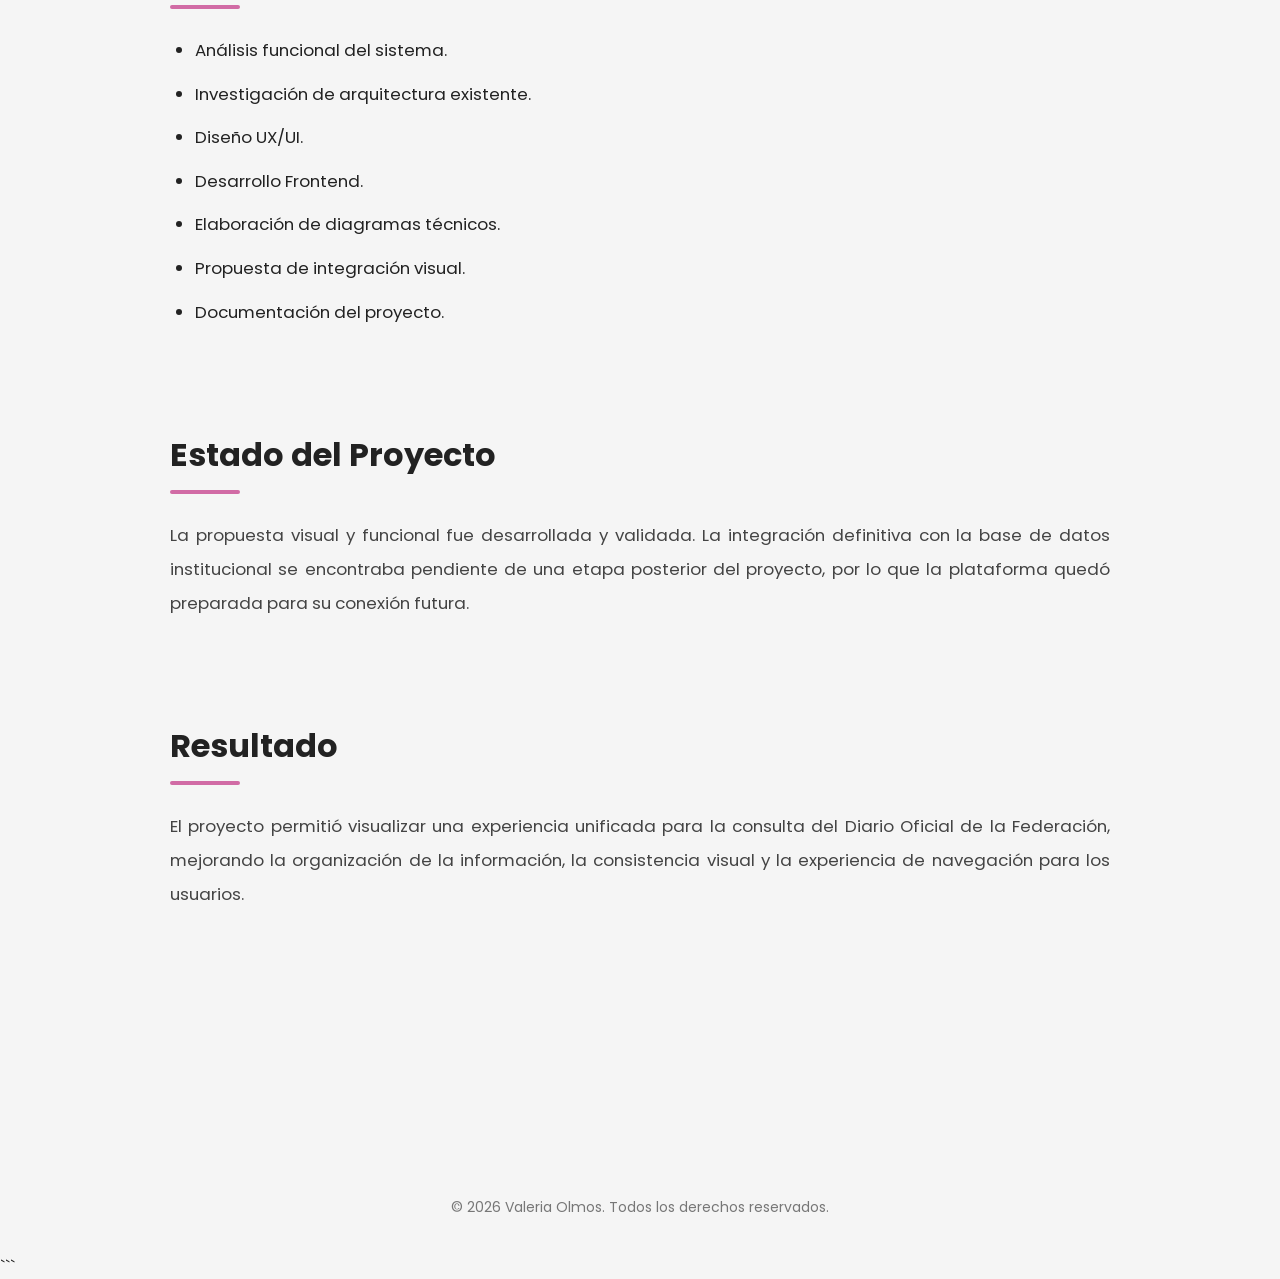
<file: projects/dof.html>
<!DOCTYPE html>
<html lang="es">

<head>
    <meta charset="UTF-8">
    <meta name="viewport" content="width=device-width, initial-scale=1.0">

    <title>Integración DOF & SIDOF | Valeria Olmos</title>
    <link rel="icon" type="image/png" href="../assests/LogoVale.png">

    <link rel="stylesheet" href="../css/styles.css">

    <link rel="preconnect" href="https://fonts.googleapis.com">
    <link rel="preconnect" href="https://fonts.gstatic.com" crossorigin>

    <link href="https://fonts.googleapis.com/css2?family=Poppins:wght@300;400;500;600;700&display=swap"
        rel="stylesheet">

</head>

<body>

    <!-- NAVBAR -->
    <nav class="navbar">

        <a href="../index.html">
            <img src="../assests/LogoVale.png"
                alt="Logo Valeria Olmos"
                class="logo">
        </a>

        <ul class="nav-links">
            <li><a href="../index.html">About</a></li>
            <li><a href="../projects.html">Projects</a></li>
        </ul>

    </nav>

    <!-- HERO -->
    <section class="project-hero">

        <div class="project-info">

            <h1>Integración DOF & SIDOF</h1>

            <p>
                Proyecto enfocado en la integración visual y funcional del
                Diario Oficial de la Federación para unificar la experiencia
                de consulta entre el DOF tradicional y SIDOF.
            </p>

        </div>

    </section>

    <!-- IMAGEN PRINCIPAL -->
    <section class="project-content">

        <div class="project-section">

            <img src="../assests/DOFM.PNG"
                alt="Propuesta DOF Unificado"
                class="project-image">

        </div>

        <!-- CONTEXTO -->
        <div class="project-section">

            <h2>Contexto</h2>

            <p>
                El Diario Oficial de la Federación contaba con dos plataformas
                separadas: el DOF tradicional y SIDOF, una versión moderna
                que dependía de la información generada por el sistema anterior.
            </p>

            <p>
                Esta separación provocaba diferencias visuales y una experiencia
                fragmentada para los usuarios al consultar información oficial.
            </p>

        </div>

        <!-- ANTES -->
        <div class="project-section">

            <h2>Plataformas Existentes</h2>

            <h3>DOF Tradicional</h3>

            <img src="../assests/DOF.PNG"
                alt="DOF Tradicional"
                class="project-image">

            <h3>SIDOF</h3>

            <img src="../assests/SIDOF.PNG"
                alt="SIDOF"
                class="project-image">

        </div>

        <!-- PROBLEMA -->
        <div class="project-section">

            <h2>Problema</h2>

            <ul class="project-list">

                <li>Experiencia fragmentada entre plataformas.</li>

                <li>Identidad visual inconsistente.</li>

                <li>Navegación separada.</li>

                <li>Dependencia funcional entre sistemas.</li>

                <li>Dificultad para localizar información rápidamente.</li>

            </ul>

        </div>

        <!-- OBJETIVO -->
        <div class="project-section">

            <h2>Objetivo</h2>

            <p>
                Diseñar una propuesta de integración visual y funcional que
                permitiera unificar la experiencia de usuario, conservar la
                identidad institucional del Gobierno de México y mejorar la
                navegación dentro de la plataforma.
            </p>

        </div>

        <!-- ANALISIS -->
        <div class="project-section">

            <h2>Análisis de Arquitectura</h2>

            <p>
                Se realizó un análisis de la arquitectura existente para
                comprender la relación entre DOF y SIDOF, identificar
                dependencias y definir oportunidades de integración.
            </p>

            <img src="../assests/DiagramaArqui.PNG"
                alt="Arquitectura del sistema"
                class="project-image">

        </div>

        <!-- E-R -->
        <div class="project-section">

            <h2>Modelo de Datos</h2>

            <p>
                Se elaboró un diagrama Entidad-Relación para comprender la
                estructura de la información y las relaciones entre usuarios,
                publicaciones, documentos, dependencias y búsquedas.
            </p>

            <img src="../assests/DiagramaER.PNG"
                alt="Diagrama Entidad Relación"
                class="project-image">

        </div>

        <!-- PROPUESTA -->
        <div class="project-section">

            <h2>Propuesta de Integración</h2>

            <p>
                Como parte de la propuesta se definieron los principales flujos de
                interacción para los usuarios, buscando simplificar la consulta y
                navegación entre los servicios del DOF y SIDOF.
            </p>

            <img src="../assests/DiagramaCasos.PNG"
                alt="Propuesta Integrada"
                class="project-image">

        </div>

        <!-- RESPONSIVE -->
        <div class="project-section">

            <h2>Diseño Responsivo</h2>

            <p>
                Como parte de la propuesta de integración, se desarrolló una interfaz
                adaptable a distintos tamaños de pantalla, garantizando una experiencia
                de usuario consistente tanto en equipos de escritorio como en dispositivos
                móviles.
            </p>

            <p>
                Se realizaron ajustes en la distribución de componentes, navegación y
                jerarquía visual para facilitar la consulta de información oficial desde
                cualquier dispositivo.
            </p>

            <img src="../assests/Respon.PNG"
                alt="Versión responsiva del DOF"
                class="project-image">

        </div>

        <!-- TECNOLOGIAS -->
        <div class="project-section">

            <h2>Tecnologías Utilizadas</h2>

            <div class="tech-container">

                <span class="tech">Java 21</span>

                <span class="tech">Spring Boot</span>

                <span class="tech">Spring Security</span>

                <span class="tech">Maven</span>

                <span class="tech">Apache Tomcat</span>

                <span class="tech">Bootstrap</span>

                <span class="tech">HTML</span>

                <span class="tech">CSS</span>

                <span class="tech">JavaScript</span>

                <span class="tech">IntelliJ IDEA</span>

            </div>

        </div>

        <!-- ROL -->
        <div class="project-section">

            <h2>Rol y Responsabilidades</h2>

            <ul class="project-list">

                <li>Análisis funcional del sistema.</li>

                <li>Investigación de arquitectura existente.</li>

                <li>Diseño UX/UI.</li>

                <li>Desarrollo Frontend.</li>

                <li>Elaboración de diagramas técnicos.</li>

                <li>Propuesta de integración visual.</li>

                <li>Documentación del proyecto.</li>

            </ul>

        </div>

        <!-- ESTADO -->
        <div class="project-section">

            <h2>Estado del Proyecto</h2>

            <p>
                La propuesta visual y funcional fue desarrollada y validada.
                La integración definitiva con la base de datos institucional
                se encontraba pendiente de una etapa posterior del proyecto,
                por lo que la plataforma quedó preparada para su conexión futura.
            </p>

        </div>

        <!-- RESULTADO -->
        <div class="project-section">

            <h2>Resultado</h2>

            <p>
                El proyecto permitió visualizar una experiencia unificada para
                la consulta del Diario Oficial de la Federación, mejorando la
                organización de la información, la consistencia visual y la
                experiencia de navegación para los usuarios.
            </p>

        </div>

    </section>

    <!-- FOOTER -->
    <footer class="footer">

        <p>
            © 2026 Valeria Olmos. Todos los derechos reservados.
        </p>

    </footer>

</body>

</html>
```
</file>
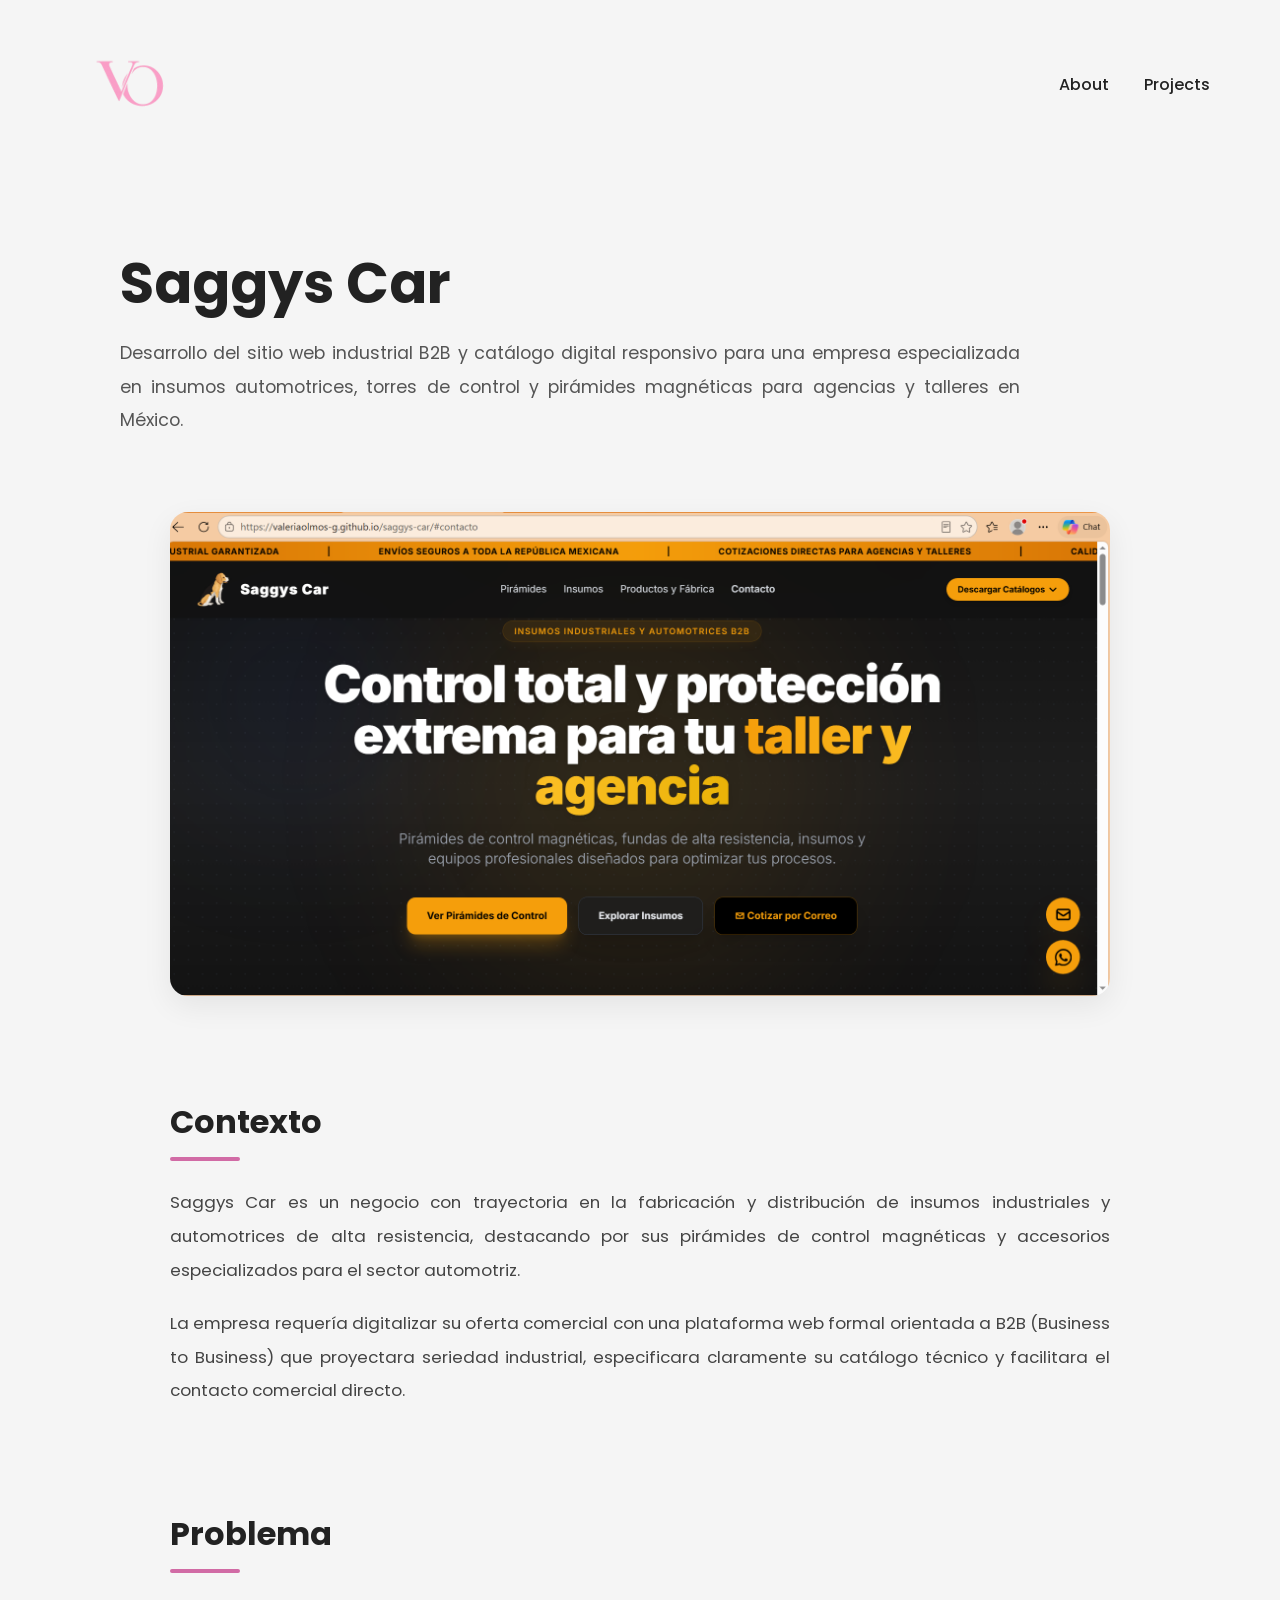
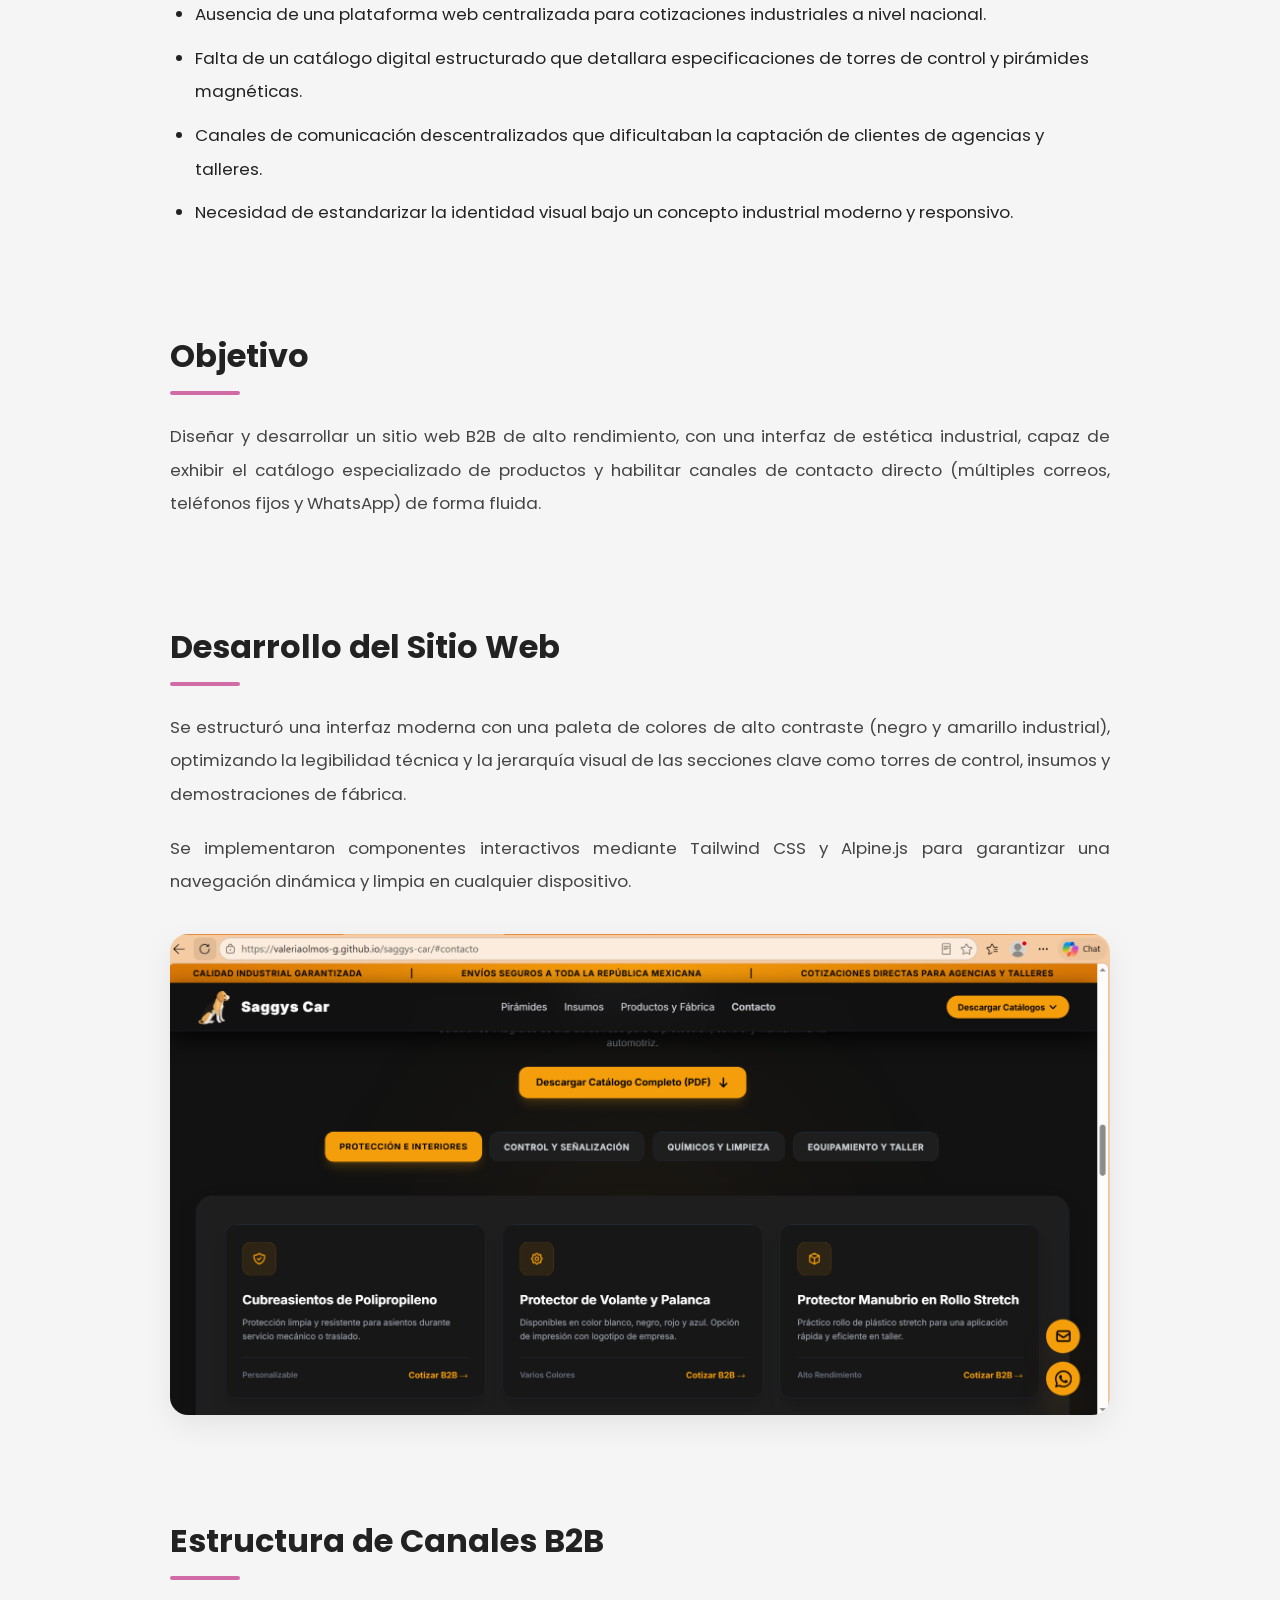
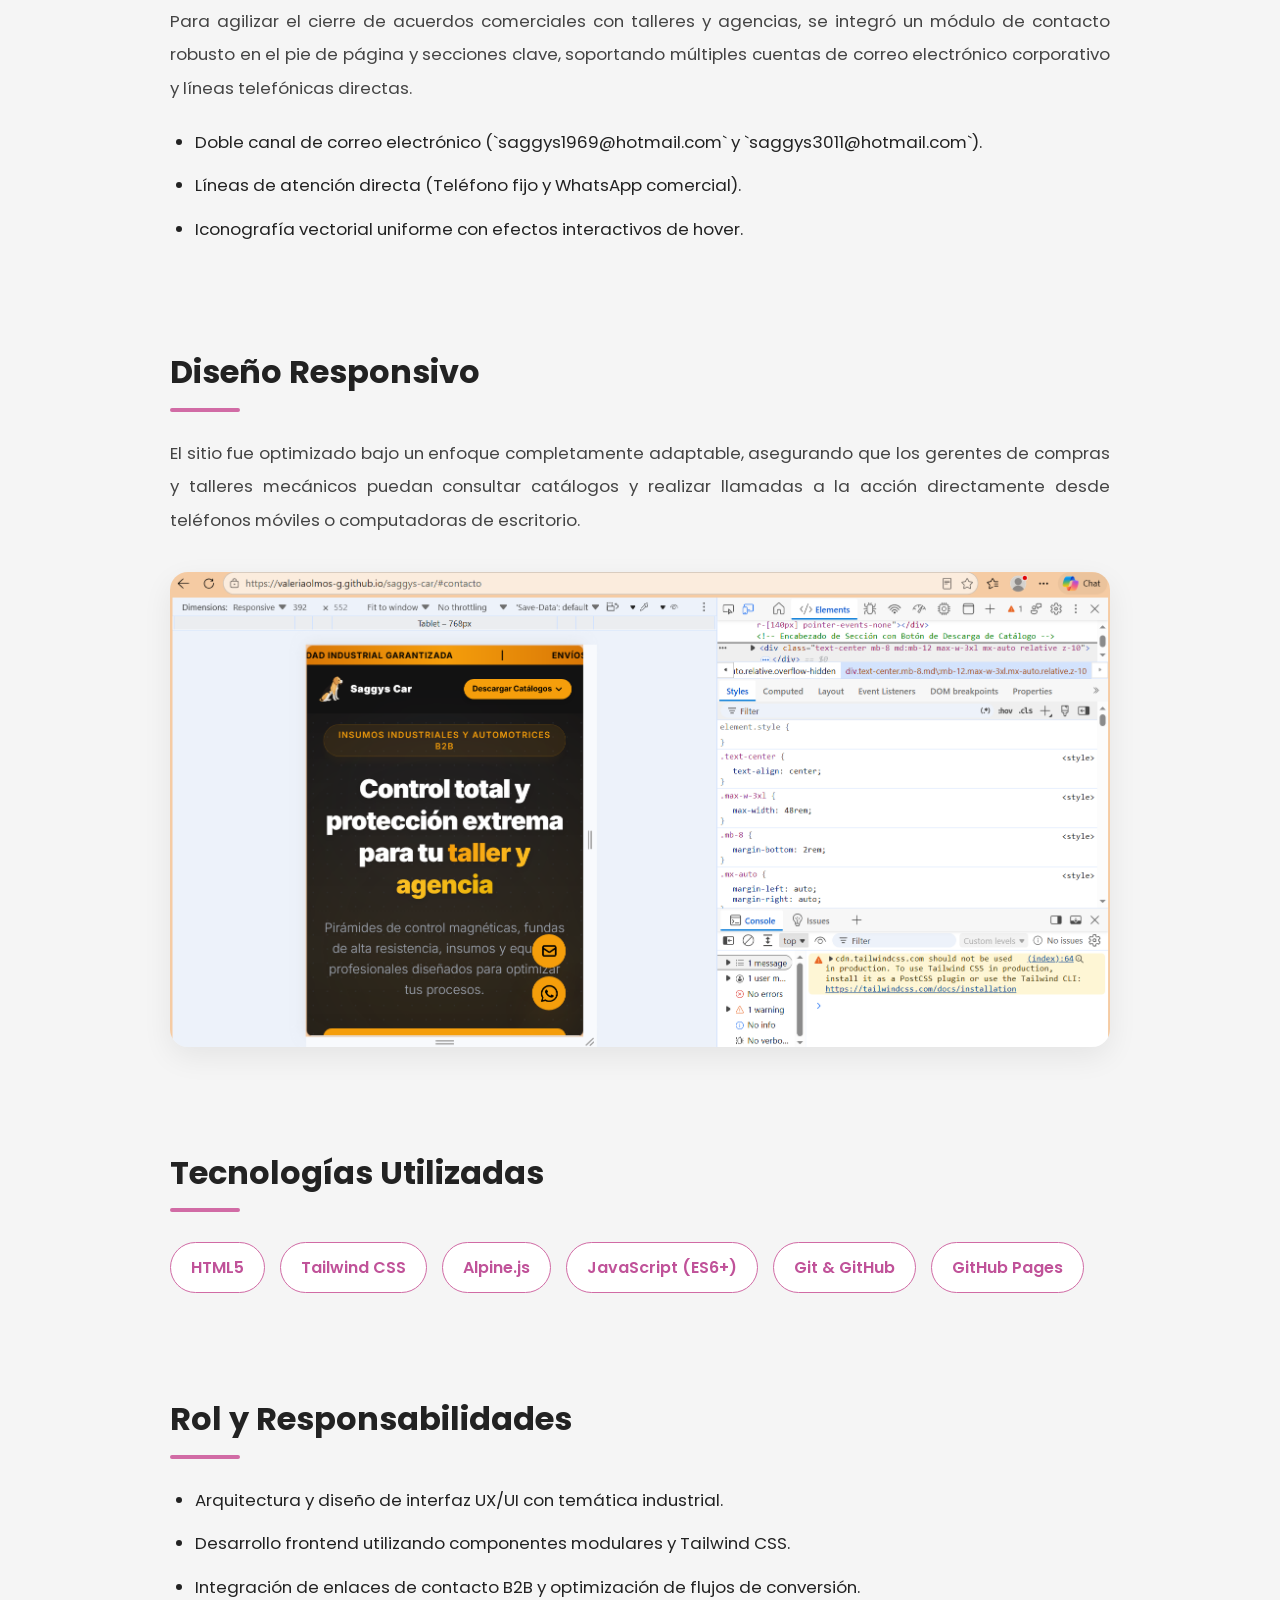
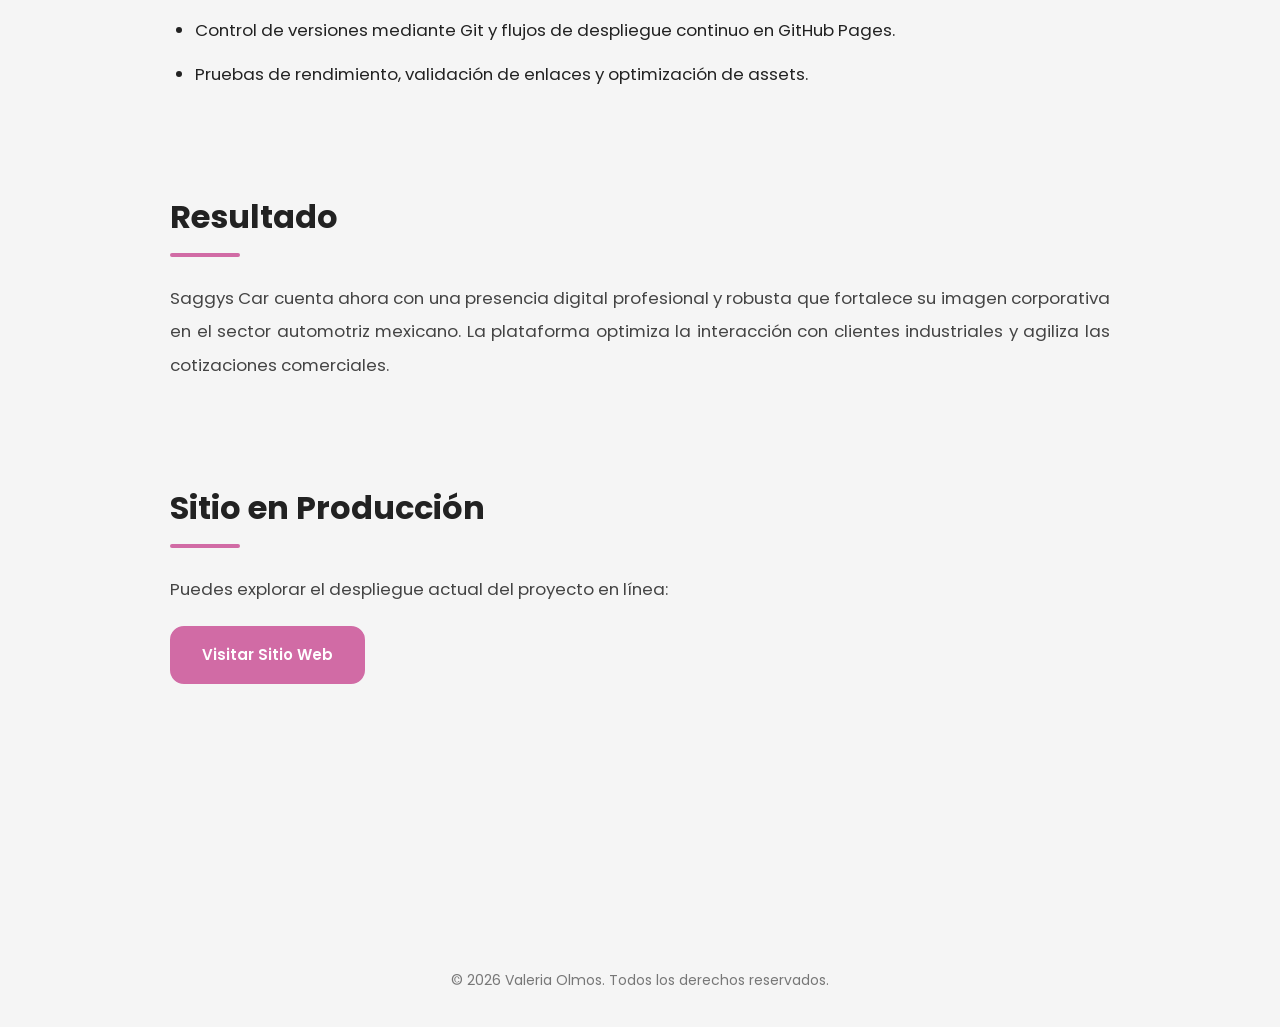
<file: projects/saggys.html>
<!DOCTYPE html>
<html lang="es">

<head>
    <meta charset="UTF-8">
    <meta name="viewport" content="width=device-width, initial-scale=1.0">
    <title>Saggys Car | Valeria Olmos</title>
    
    <link rel="icon" type="image/png" href="../assests/LogoVale.png">
    <link rel="stylesheet" href="../css/styles.css">

    <link rel="preconnect" href="https://fonts.googleapis.com">
    <link rel="preconnect" href="https://fonts.gstatic.com" crossorigin>
    <link href="https://fonts.googleapis.com/css2?family=Poppins:wght@300;400;500;600;700&display=swap" rel="stylesheet">
</head>

<body>

    <!-- NAVBAR -->
    <nav class="navbar">
        <a href="../index.html">
            <img src="../assests/LogoVale.png" alt="Logo Valeria Olmos" class="logo">
        </a>
        <ul class="nav-links">
            <li><a href="../index.html">About</a></li>
            <li><a href="../projects.html">Projects</a></li>
        </ul>
    </nav>

    <!-- HERO -->
    <section class="project-hero">
        <div class="project-info">
            <h1>Saggys Car</h1>
            <p>
                Desarrollo del sitio web industrial B2B y catálogo digital responsivo para una empresa especializada en insumos automotrices, torres de control y pirámides magnéticas para agencias y talleres en México.
            </p>
        </div>
    </section>

    <!-- CONTENIDO -->
    <section class="project-content">

        <!-- IMAGEN PRINCIPAL -->
        <div class="project-section">
            <img src="../assests/saggys_u.png" alt="Vista principal del sitio web Saggys Car" class="project-image">
        </div>

        <!-- CONTEXTO -->
        <div class="project-section">
            <h2>Contexto</h2>
            <p>
                Saggys Car es un negocio con trayectoria en la fabricación y distribución de insumos industriales y automotrices de alta resistencia, destacando por sus pirámides de control magnéticas y accesorios especializados para el sector automotriz.
            </p>
            <p>
                La empresa requería digitalizar su oferta comercial con una plataforma web formal orientada a B2B (Business to Business) que proyectara seriedad industrial, especificara claramente su catálogo técnico y facilitara el contacto comercial directo.
            </p>
        </div>

        <!-- PROBLEMA -->
        <div class="project-section">
            <h2>Problema</h2>
            <ul class="project-list">
                <li>Ausencia de una plataforma web centralizada para cotizaciones industriales a nivel nacional.</li>
                <li>Falta de un catálogo digital estructurado que detallara especificaciones de torres de control y pirámides magnéticas.</li>
                <li>Canales de comunicación descentralizados que dificultaban la captación de clientes de agencias y talleres.</li>
                <li>Necesidad de estandarizar la identidad visual bajo un concepto industrial moderno y responsivo.</li>
            </ul>
        </div>

        <!-- OBJETIVO -->
        <div class="project-section">
            <h2>Objetivo</h2>
            <p>
                Diseñar y desarrollar un sitio web B2B de alto rendimiento, con una interfaz de estética industrial, capaz de exhibir el catálogo especializado de productos y habilitar canales de contacto directo (múltiples correos, teléfonos fijos y WhatsApp) de forma fluida.
            </p>
        </div>

        <!-- SITIO WEB -->
        <div class="project-section">
            <h2>Desarrollo del Sitio Web</h2>
            <p>
                Se estructuró una interfaz moderna con una paleta de colores de alto contraste (negro y amarillo industrial), optimizando la legibilidad técnica y la jerarquía visual de las secciones clave como torres de control, insumos y demostraciones de fábrica.
            </p>
            <p>
                Se implementaron componentes interactivos mediante Tailwind CSS y Alpine.js para garantizar una navegación dinámica y limpia en cualquier dispositivo.
            </p>
            <img src="../assests/saggys_d.png" alt="Catálogo industrial y secciones de Saggys Car" class="project-image">
        </div>

        <!-- CONTACTO Y CANALES -->
        <div class="project-section">
            <h2>Estructura de Canales B2B</h2>
            <p>
                Para agilizar el cierre de acuerdos comerciales con talleres y agencias, se integró un módulo de contacto robusto en el pie de página y secciones clave, soportando múltiples cuentas de correo electrónico corporativo y líneas telefónicas directas.
            </p>
            <ul class="project-list">
                <li>Doble canal de correo electrónico (`saggys1969@hotmail.com` y `saggys3011@hotmail.com`).</li>
                <li>Líneas de atención directa (Teléfono fijo y WhatsApp comercial).</li>
                <li>Iconografía vectorial uniforme con efectos interactivos de hover.</li>
            </ul>
        </div>

        <!-- RESPONSIVE -->
        <div class="project-section">
            <h2>Diseño Responsivo</h2>
            <p>
                El sitio fue optimizado bajo un enfoque completamente adaptable, asegurando que los gerentes de compras y talleres mecánicos puedan consultar catálogos y realizar llamadas a la acción directamente desde teléfonos móviles o computadoras de escritorio.
            </p>
            <img src="../assests/saggys_t.png" alt="Diseño responsivo de Saggys Car" class="project-image">
        </div>

        <!-- TECNOLOGÍAS -->
        <div class="project-section">
            <h2>Tecnologías Utilizadas</h2>
            <div class="tech-container">
                <span class="tech">HTML5</span>
                <span class="tech">Tailwind CSS</span>
                <span class="tech">Alpine.js</span>
                <span class="tech">JavaScript (ES6+)</span>
                <span class="tech">Git & GitHub</span>
                <span class="tech">GitHub Pages</span>
            </div>
        </div>

        <!-- RESPONSABILIDADES -->
        <div class="project-section">
            <h2>Rol y Responsabilidades</h2>
            <ul class="project-list">
                <li>Arquitectura y diseño de interfaz UX/UI con temática industrial.</li>
                <li>Desarrollo frontend utilizando componentes modulares y Tailwind CSS.</li>
                <li>Integración de enlaces de contacto B2B y optimización de flujos de conversión.</li>
                <li>Control de versiones mediante Git y flujos de despliegue continuo en GitHub Pages.</li>
                <li>Pruebas de rendimiento, validación de enlaces y optimización de assets.</li>
            </ul>
        </div>

        <!-- RESULTADO -->
        <div class="project-section">
            <h2>Resultado</h2>
            <p>
                Saggys Car cuenta ahora con una presencia digital profesional y robusta que fortalece su imagen corporativa en el sector automotriz mexicano. La plataforma optimiza la interacción con clientes industriales y agiliza las cotizaciones comerciales.
            </p>
        </div>

        <!-- LINK -->
        <div class="project-section">
            <h2>Sitio en Producción</h2>
            <p>
                Puedes explorar el despliegue actual del proyecto en línea:
            </p>
            <a href="https://valeriaolmos-g.github.io/saggys-car/" target="_blank" rel="noopener noreferrer" class="btn">
                Visitar Sitio Web
            </a>
        </div>

    </section>

    <!-- FOOTER -->
    <footer class="footer">
        <p>© 2026 Valeria Olmos. Todos los derechos reservados.</p>
    </footer>

</body>

</html>
</file>
<file: css/styles.css>
/* ==========================================
   PORTAFOLIO | VALERIA OLMOS
   Frontend Developer & UI/UX Designer
========================================== */

/* GOOGLE FONT */
/*
Agrega dentro del <head> de tu HTML:

<link rel="preconnect" href="https://fonts.googleapis.com">
<link rel="preconnect" href="https://fonts.gstatic.com" crossorigin>

<link href="https://fonts.googleapis.com/css2?family=Poppins:wght@300;400;500;600;700&display=swap" rel="stylesheet">
*/


/* ==========================================
   VARIABLES Y RESET
========================================== */

:root {
    --primary: #d16ba5;
    --primary-dark: #c05299;
    --primary-light: #e8a0c9;

    --background: #f5f5f5;
    --white: #ffffff;

    --text: #222222;
    --text-secondary: #555555;

    --border: #ead2e0;

    --shadow: 0 10px 30px rgba(0, 0, 0, 0.07);

    --radius: 18px;
    --transition: all 0.3s ease;
}

* {
    margin: 0;
    padding: 0;
    box-sizing: border-box;
}

html {
    scroll-behavior: smooth;
}

body {
    font-family: 'Poppins', sans-serif;
    background-color: var(--background);
    color: var(--text);
    line-height: 1.6;
}

img {
    max-width: 100%;
    display: block;
}

a {
    color: inherit;
}


/* ==========================================
   NAVBAR
========================================== */

.navbar {
    display: flex;
    justify-content: space-between;
    align-items: center;

    padding: 25px 70px;

    background-color: var(--background);
}

.logo {
    width: 120px;
    height: auto;
    transition: var(--transition);
}

.logo:hover {
    transform: scale(1.04);
}

.nav-links {
    display: flex;
    align-items: center;
    gap: 35px;

    list-style: none;
}

.nav-links a {
    position: relative;

    text-decoration: none;
    color: var(--text);

    font-weight: 500;
    font-size: 16px;

    transition: var(--transition);
}

.nav-links a::after {
    content: "";

    position: absolute;
    left: 0;
    bottom: -5px;

    width: 0;
    height: 2px;

    background-color: var(--primary);

    transition: var(--transition);
}

.nav-links a:hover {
    color: var(--primary-dark);
}

.nav-links a:hover::after {
    width: 100%;
}


/* ==========================================
   HERO
========================================== */

.hero {
    display: flex;
    align-items: center;
    justify-content: center;

    gap: 90px;

    min-height: 75vh;

    padding: 50px 70px;
}


/* FOTO */

.hero-image {
    flex-shrink: 0;
}

.hero-image img {
    width: 360px;
    height: 440px;

    object-fit: cover;

    border-radius: 24px;

    box-shadow: var(--shadow);

    transition: var(--transition);
}

.hero-image img:hover {
    transform: translateY(-5px);
}


/* TEXTO */

.hero-text {
    max-width: 520px;
}

.hero-text h1 {
    font-size: 72px;
    line-height: 1.1;

    margin-bottom: 20px;

    color: var(--text);
    font-weight: 700;
}

.hero-text h3 {
    color: var(--primary);

    font-size: 24px;
    font-weight: 600;

    margin-bottom: 25px;
}

.hero-text p {
    max-width: 520px;

    font-size: 17px;
    line-height: 1.9;

    margin-bottom: 35px;

    color: var(--text-secondary);
}

/* PALABRAS DESTACADAS */

.hero-text .highlight {
    color: var(--primary-dark);

    display: inline-block;

    transition: var(--transition);
}

.hero-text .highlight:hover {
    transform: translateY(-3px);
    color: var(--primary);
}


/* ==========================================
   DISPONIBILIDAD LABORAL
========================================== */

.availability {
    display: inline-flex;
    align-items: center;
    gap: 9px;

    margin-bottom: 18px;

    font-size: 13px;
    font-weight: 500;

    color: var(--text-secondary);
}

.availability-dot {
    width: 9px;
    height: 9px;

    background-color: #45a779;

    border-radius: 50%;
}


/* ==========================================
   BOTONES DEL HERO
========================================== */

.hero-buttons {
    display: flex;
    align-items: center;
    gap: 15px;

    flex-wrap: wrap;
}


/* BOTÓN PRINCIPAL */

.btn {
    display: inline-block;

    background-color: var(--primary);
    color: var(--white);

    padding: 15px 30px;

    border: 2px solid var(--primary);
    border-radius: 14px;

    text-decoration: none;

    font-weight: 600;
    font-size: 15px;

    transition: var(--transition);
}

.btn:hover {
    background-color: var(--primary-dark);
    border-color: var(--primary-dark);

    transform: translateY(-4px);

    box-shadow: 0 8px 18px rgba(193, 82, 153, 0.2);
}


/* BOTÓN SECUNDARIO */

.btn-outline {
    background-color: transparent;

    border: 2px solid var(--primary);

    color: var(--primary-dark);
}

.btn-outline:hover {
    background-color: var(--primary);
    border-color: var(--primary);

    color: var(--white);
}


/* ==========================================
   ICONOS SOCIALES
========================================== */

.btn-icon {
    display: flex;
    align-items: center;
    justify-content: center;

    width: 48px;
    height: 48px;

    color: var(--primary-dark);

    font-size: 22px;

    border: 1px solid var(--border);
    border-radius: 14px;

    text-decoration: none;

    transition: var(--transition);
}

.btn-icon:hover {
    background-color: var(--primary);
    border-color: var(--primary);

    color: var(--white);

    transform: translateY(-4px);
}


/* También se conservan los estilos de hero-socials */

.hero-socials {
    display: flex;
    align-items: center;
    gap: 15px;

    margin-top: 20px;
}

.hero-socials a {
    font-size: 1.8rem;
    color: var(--text);

    transition: var(--transition);
}

.hero-socials a:hover {
    transform: translateY(-3px);
    color: var(--primary-dark);
}


/* ==========================================
   PROJECTS PAGE
========================================== */

.projects-page {
    max-width: 1400px;

    margin: 0 auto;

    padding: 80px 70px;
}

.projects-page h1 {
    margin-bottom: 45px;

    font-size: 52px;
    font-weight: 700;

    color: var(--text);
}


/* GRID DE PROYECTOS */

.project-grid {
    display: grid;

    grid-template-columns: repeat(2, minmax(0, 1fr));

    gap: 30px;
}


/* TARJETAS */

.project-card {
    display: block;

    background-color: var(--white);

    padding: 40px;

    border-radius: 24px;

    text-decoration: none;
    color: var(--text);

    box-shadow: var(--shadow);

    transition: var(--transition);
}

.project-card:hover {
    transform: translateY(-6px);

    box-shadow: 0 15px 35px rgba(0, 0, 0, 0.10);
}

.project-card h3 {
    margin-bottom: 15px;

    color: var(--primary-dark);

    font-size: 24px;
}

.project-card p {
    line-height: 1.8;

    color: var(--text-secondary);
}


/* ==========================================
   PROJECT DETAIL PAGE
========================================== */

.project-hero {
    max-width: 1200px;

    margin: 0 auto;

    padding: 80px 80px 40px;
}

.project-info {
    max-width: 900px;
}

.project-info h1 {
    font-size: 3.5rem;

    margin-bottom: 20px;

    color: var(--text);

    line-height: 1.2;
}

.project-info p {
    font-size: 1.1rem;

    line-height: 1.9;

    color: var(--text-secondary);

    text-align: justify;
}


/* ==========================================
   CONTENIDO DE PROYECTOS
========================================== */

.project-content {
    max-width: 1100px;

    margin: 0 auto;

    padding: 0 80px 100px;
}

.project-section {
    margin-bottom: 100px;
}

.project-section h2 {
    font-size: 2rem;

    margin-bottom: 25px;

    color: var(--text);

    position: relative;
}

.project-section h2::after {
    content: "";

    display: block;

    width: 70px;
    height: 4px;

    background-color: var(--primary);

    border-radius: 10px;

    margin-top: 10px;
}

.project-section h3 {
    font-size: 1.4rem;

    margin-top: 35px;
    margin-bottom: 15px;

    color: var(--primary-dark);
}

.project-section p {
    font-size: 1.05rem;

    line-height: 2;

    color: #444444;

    text-align: justify;

    margin-bottom: 20px;
}


/* ==========================================
   LISTAS
========================================== */

.project-list {
    padding-left: 25px;
}

.project-list li {
    font-size: 1.05rem;

    line-height: 2;

    margin-bottom: 10px;
}


/* ==========================================
   CAPTURAS DEL SISTEMA
========================================== */

.project-image {
    display: block;

    width: 100%;
    max-width: 950px;

    margin: 35px auto;

    border-radius: 18px;

    box-shadow: var(--shadow);

    transition: var(--transition);
}

.project-image:hover {
    transform: translateY(-5px);
}


/* ==========================================
   DIAGRAMAS
========================================== */

.diagram-image {
    display: block;

    width: 50%;
    max-width: 150px;

    margin: 20px auto;

    border-radius: 10px;
}


/* TARJETA DEL DIAGRAMA */

.diagram-card {
    max-width: 200px;

    margin: 20px auto;

    padding: 15px;

    background-color: var(--white);

    border-radius: 15px;

    box-shadow: var(--shadow);
}


/* ==========================================
   TECNOLOGÍAS
========================================== */

.tech-container {
    display: flex;
    flex-wrap: wrap;

    gap: 15px;

    margin-top: 30px;
}

.tech {
    background-color: var(--white);

    padding: 12px 20px;

    border-radius: 30px;

    border: 1px solid var(--primary);

    color: var(--primary-dark);

    font-weight: 600;

    transition: var(--transition);
}

.tech:hover {
    background-color: var(--primary);
    color: var(--white);

    transform: translateY(-3px);
}


/* ==========================================
   ESTADO DEL PROYECTO
========================================== */

.project-status {
    background-color: var(--white);

    padding: 30px;

    border-left: 5px solid var(--primary);

    border-radius: 15px;

    box-shadow: var(--shadow);
}


/* ==========================================
   FOOTER
========================================== */

.footer {
    text-align: center;

    padding: 35px;

    margin-top: 50px;

    font-size: 14px;

    color: #777777;
}


/* ==========================================
   ACCESIBILIDAD
========================================== */

a:focus-visible {
    outline: 3px solid var(--primary-dark);
    outline-offset: 4px;
}

button:focus-visible {
    outline: 3px solid var(--primary-dark);
    outline-offset: 4px;
}


/* ==========================================
   RESPONSIVE TABLET
========================================== */

@media (max-width: 900px) {

    /* NAVBAR */

    .navbar {
        padding: 20px 30px;
    }


    /* HERO */

    .hero {
        flex-direction: column;

        text-align: center;

        gap: 45px;

        padding: 50px 30px;
    }

    .hero-image img {
        width: 300px;
        height: 360px;
    }

    .hero-text {
        max-width: 600px;
    }

    .hero-text h1 {
        font-size: 52px;
    }

    .hero-text h3 {
        font-size: 22px;
    }

    .hero-text p {
        font-size: 16px;
        margin-left: auto;
        margin-right: auto;
    }

    .hero-buttons {
        justify-content: center;
    }

    .hero-socials {
        justify-content: center;
    }


    /* PROJECTS */

    .projects-page {
        padding: 60px 30px;
    }

    .project-grid {
        grid-template-columns: 1fr;
    }


    /* PROJECT DETAIL */

    .project-hero {
        padding: 60px 30px 30px;
    }

    .project-content {
        padding: 0 30px 60px;
    }

    .project-info h1 {
        font-size: 2.7rem;
    }

    .project-info p {
        font-size: 1.05rem;
    }

    .project-section h2 {
        font-size: 1.8rem;
    }

}


/* ==========================================
   RESPONSIVE MOBILE
========================================== */

@media (max-width: 500px) {

    /* NAVBAR */

    .navbar {
        flex-direction: column;

        gap: 15px;

        padding: 20px;
    }

    .logo {
        width: 100px;
    }

    .nav-links {
        gap: 25px;
    }


    /* HERO */

    .hero {
        padding: 40px 20px;
        gap: 35px;
    }

    .hero-image img {
        width: 240px;
        height: 290px;
    }

    .hero-text h1 {
        font-size: 40px;
    }

    .hero-text h3 {
        font-size: 18px;
    }

    .hero-text p {
        font-size: 15px;
        line-height: 1.8;
    }

    .hero-buttons {
        flex-direction: column;
        align-items: stretch;
        gap: 12px;
    }

    .btn {
        width: 100%;
        text-align: center;
    }

    .hero-buttons .btn-icon {
        width: 100%;
        height: 45px;
    }

    .hero-socials {
        justify-content: center;
    }


    /* PROJECTS */

    .projects-page {
        padding: 40px 20px;
    }

    .projects-page h1 {
        font-size: 36px;
    }

    .project-card {
        padding: 30px;
    }

    .project-card h3 {
        font-size: 21px;
    }


    /* PROJECT DETAIL */

    .project-hero {
        padding: 40px 20px 25px;
    }

    .project-info h1 {
        font-size: 2.2rem;
    }

    .project-info p {
        font-size: 1rem;
    }

    .project-section {
        margin-bottom: 60px;
    }

    .project-section h2 {
        font-size: 1.6rem;
    }

    .project-section h3 {
        font-size: 1.2rem;
    }

    .project-section p,
    .project-list li {
        font-size: 1rem;
        line-height: 1.8;
    }

    .project-content {
        padding: 0 20px 50px;
    }


    /* TECNOLOGÍAS */

    .tech-container {
        justify-content: center;
    }

    .tech {
        width: 100%;
        text-align: center;
    }


    /* FOOTER */

    .footer {
        padding: 25px 15px;
        font-size: 12px;
    }

}


/* ==========================================
   REDUCIR MOVIMIENTO
========================================== */

@media (prefers-reduced-motion: reduce) {

    html {
        scroll-behavior: auto;
    }

    *,
    *::before,
    *::after {
        transition-duration: 0.01ms !important;
        animation-duration: 0.01ms !important;
    }

}
</file>
